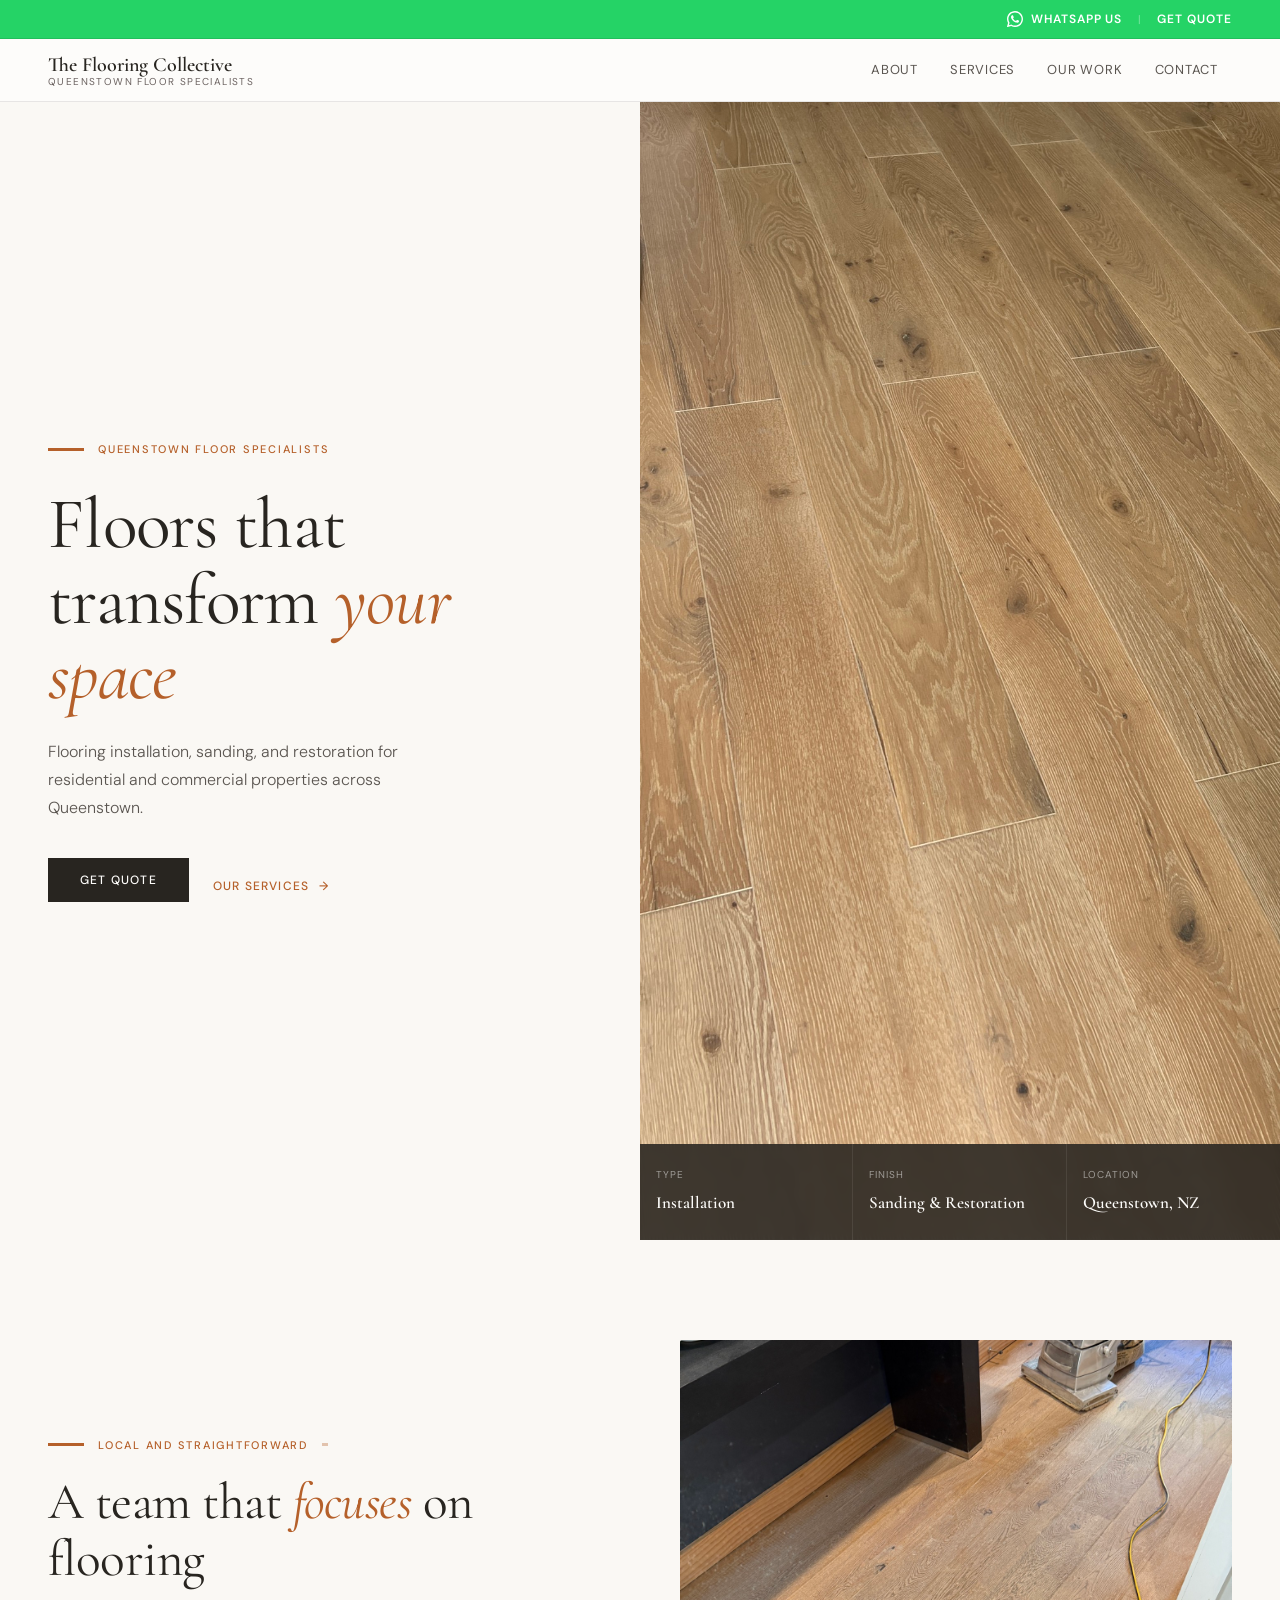
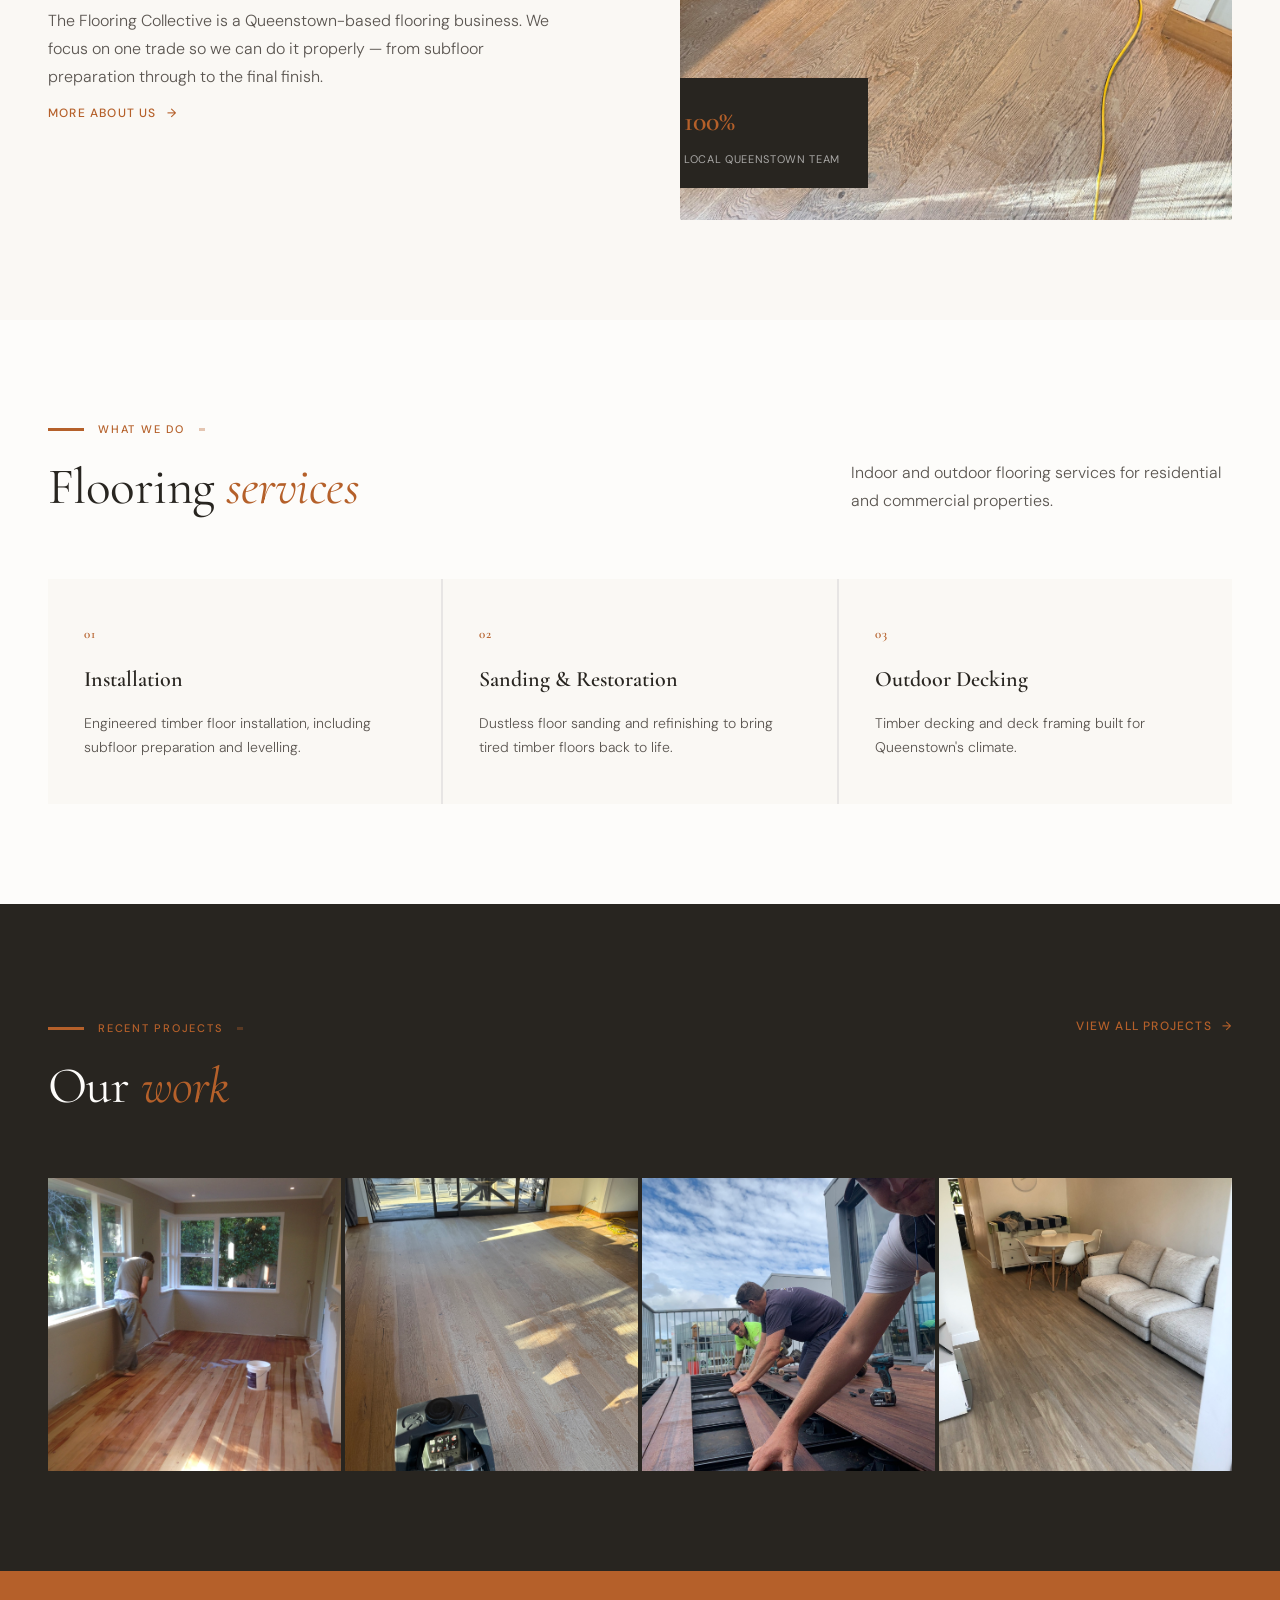
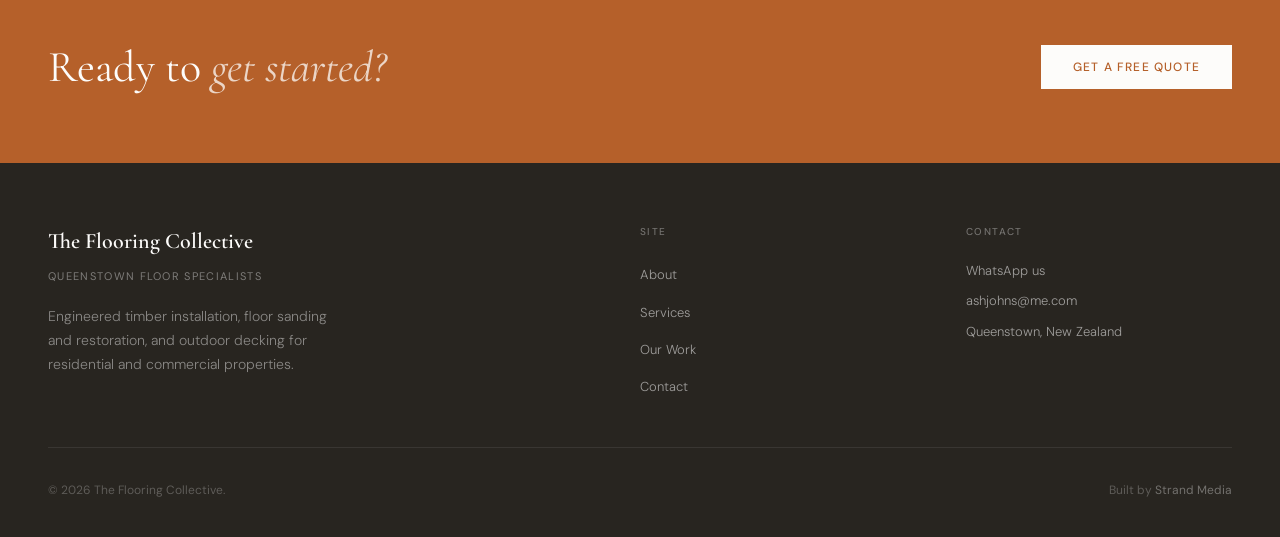
<file: index.html>
<!DOCTYPE html>
<html lang="en">
<head>
<meta charset="UTF-8">
<meta name="viewport" content="width=device-width, initial-scale=1.0">
<title>The Flooring Collective | Queenstown Floor Specialists</title>
<meta name="description" content="Engineered timber installation, floor sanding and restoration, and outdoor decking for residential and commercial properties in Queenstown.">
<meta property="og:title" content="The Flooring Collective | Queenstown Floor Specialists">
<meta property="og:description" content="Engineered timber installation, floor sanding and restoration, and outdoor decking for residential and commercial properties in Queenstown.">
<meta property="og:image" content="https://flooringcollective.co.nz/images/og-image.jpg">
<meta property="og:type" content="website">
<link rel="canonical" href="https://flooringcollective.co.nz/">
<link rel="preconnect" href="https://fonts.googleapis.com">
<link rel="preconnect" href="https://fonts.gstatic.com" crossorigin>
<link href="https://fonts.googleapis.com/css2?family=Cormorant+Garamond:ital,wght@0,400;0,600;1,400;1,600&family=DM+Sans:wght@300;400;500&display=swap" rel="stylesheet">
<link rel="stylesheet" href="css/style.css">
<style>
.hero-wrap { max-width: var(--max-w); margin: 0 auto; display: grid; grid-template-columns: 1fr 1fr; min-height: calc(100vh - 100px); }
.hero-left { display: flex; flex-direction: column; justify-content: center; padding: var(--space-lg) var(--pad); background: var(--linen); }
.hero-eyebrow { font-size: 11px; font-weight: 500; letter-spacing: 0.16em; text-transform: uppercase; color: var(--terra); margin-bottom: 28px; display: flex; align-items: center; gap: 14px; }
.hero-eyebrow::before { content: ''; width: 36px; height: 3px; background: var(--terra); display: block; }
.hero-title { font-family: var(--font-display); font-size: clamp(40px,6vw,72px); font-weight: 400; line-height: 1.05; color: var(--charcoal); letter-spacing: -0.01em; }
.hero-title em { font-style: italic; color: var(--terra); }
.hero-body { font-size: 16px; font-weight: 300; color: var(--mid); line-height: 1.75; max-width: 420px; margin-top: 24px; }
.hero-actions { display: flex; align-items: center; gap: 24px; margin-top: 36px; }
.hero-right { position: relative; background: var(--sand); overflow: hidden; }
.hero-right img { width: 100%; height: 100%; object-fit: cover; }
.hero-stats { position: absolute; bottom: 0; left: 0; right: 0; display: grid; grid-template-columns: 1fr 1fr 1fr; background: rgba(40,37,32,0.88); backdrop-filter: blur(4px); }
.hero-stat { padding: 22px 16px; border-right: 1px solid rgba(255,255,255,0.08); }
.hero-stat:last-child { border-right: none; }
.hero-stat-label { font-size: 10px; letter-spacing: 0.1em; text-transform: uppercase; color: rgba(255,255,255,0.5); margin-bottom: 6px; }
.hero-stat-val { font-family: var(--font-display); font-size: 17px; font-weight: 600; color: var(--warm-white); }

.about-grid { max-width: var(--max-w); margin: 0 auto; display: grid; grid-template-columns: 1fr 1fr; gap: 80px; align-items: center; }
.about-visual { position: relative; height: 480px; border-radius: 2px; overflow: hidden; }
.about-visual img { width: 100%; height: 100%; object-fit: cover; }
.about-pull { position: absolute; bottom: 32px; left: -24px; background: var(--charcoal); padding: 20px 28px; max-width: 220px; }
.about-pull-num { font-family: var(--font-display); font-size: 28px; font-weight: 600; color: var(--terra); }
.about-pull-label { font-size: 11px; color: rgba(255,255,255,0.6); letter-spacing: 0.06em; text-transform: uppercase; margin-top: 4px; }

.services-hdr { max-width: var(--max-w); margin: 0 auto var(--space-sm); display: grid; grid-template-columns: 2fr 1fr; gap: 40px; align-items: end; }
.services-inner { max-width: var(--max-w); margin: 0 auto; }
.cards { display: grid; grid-template-columns: repeat(3,1fr); gap: 2px; background: var(--border); margin-top: 12px; }
.card { background: var(--linen); padding: 44px 36px; transition: background 0.25s; }
.card:hover { background: var(--warm-white); }
.card-num { font-family: var(--font-display); font-size: 13px; font-weight: 600; color: var(--terra); letter-spacing: 0.08em; margin-bottom: 16px; }
.card-title { font-family: var(--font-display); font-size: 22px; font-weight: 600; color: var(--charcoal); margin-bottom: 12px; }
.card-desc { font-size: 14px; font-weight: 300; color: var(--mid); line-height: 1.75; }

.gal-prev { background: var(--charcoal); }
.gal-prev-hdr { max-width: var(--max-w); margin: 0 auto var(--space-sm); display: flex; align-items: baseline; justify-content: space-between; gap: 24px; flex-wrap: wrap; }
.gal-prev-hdr .section-title { color: var(--warm-white); }
.gal-grid { max-width: var(--max-w); margin: 0 auto; display: grid; grid-template-columns: repeat(4,1fr); gap: 4px; }
.gal-item { position: relative; aspect-ratio: 1; overflow: hidden; }
.gal-item img { width: 100%; height: 100%; object-fit: cover; transition: transform 0.4s; }
.gal-item:hover img { transform: scale(1.05); }
.gal-overlay { position: absolute; inset: 0; background: rgba(40,37,32,0); display: flex; align-items: flex-end; padding: 20px; transition: background 0.3s; }
.gal-item:hover .gal-overlay { background: rgba(40,37,32,0.55); }
.gal-label { font-size: 11px; letter-spacing: 0.1em; text-transform: uppercase; color: transparent; transition: color 0.3s; }
.gal-item:hover .gal-label { color: rgba(255,255,255,0.9); }

@media (max-width: 1024px) {
  .hero-wrap { grid-template-columns: 1fr; }
  .hero-right { min-height: 380px; }
  .about-grid { grid-template-columns: 1fr; gap: 48px; }
  .about-visual { height: 360px; }
  .services-hdr { grid-template-columns: 1fr; gap: 20px; }
  .cards { grid-template-columns: 1fr; }
  .gal-grid { grid-template-columns: repeat(2,1fr); }
}
@media (max-width: 768px) {
  .hero-actions { flex-direction: column; align-items: flex-start; gap: 16px; }
  .about-pull { left: 0; bottom: -20px; }
}
</style>
</head>
<body>
<a href="#main-content" class="skip-link">Skip to main content</a>

<!-- NAV: identical across all pages — edit all files when changing -->
<header class="site-header">
  <div class="topbar">
    <div class="topbar-inner">
      <a href="https://wa.me/64217546260?text=Flooring%20Enquiry" target="_blank" rel="noopener" class="topbar-link"><svg width="16" height="16" viewBox="0 0 24 24" fill="white"><path d="M17.472 14.382c-.297-.149-1.758-.867-2.03-.967-.273-.099-.471-.148-.67.15-.197.297-.767.966-.94 1.164-.173.199-.347.223-.644.075-.297-.15-1.255-.463-2.39-1.475-.883-.788-1.48-1.761-1.653-2.059-.173-.297-.018-.458.13-.606.134-.133.298-.347.446-.52.149-.174.198-.298.298-.497.099-.198.05-.371-.025-.52-.075-.149-.669-1.612-.916-2.207-.242-.579-.487-.5-.669-.51-.173-.008-.371-.01-.57-.01-.198 0-.52.074-.792.372-.272.297-1.04 1.016-1.04 2.479 0 1.462 1.065 2.875 1.213 3.074.149.198 2.096 3.2 5.077 4.487.709.306 1.262.489 1.694.625.712.227 1.36.195 1.871.118.571-.085 1.758-.719 2.006-1.413.248-.694.248-1.289.173-1.413-.074-.124-.272-.198-.57-.347z"/><path d="M12 0C5.373 0 0 5.373 0 12c0 2.127.558 4.126 1.533 5.862L.057 23.428a.5.5 0 0 0 .609.61l5.648-1.453A11.945 11.945 0 0 0 12 24c6.627 0 12-5.373 12-12S18.627 0 12 0zm0 21.894a9.877 9.877 0 0 1-5.031-1.378l-.36-.214-3.733.96.99-3.645-.235-.374A9.872 9.872 0 0 1 2.106 12C2.106 6.527 6.527 2.106 12 2.106c5.473 0 9.894 4.421 9.894 9.894 0 5.473-4.421 9.894-9.894 9.894z"/></svg>WhatsApp us</a>
      <span class="topbar-sep">|</span>
      <button onclick="openQuoteModal()" class="topbar-link">Get Quote</button>
    </div>
  </div>
  <div class="navbar">
    <div class="navbar-inner">
      <a href="index.html" class="nav-logo">
        <span class="nav-logo-main">The Flooring Collective</span>
        <span class="nav-logo-sub">Queenstown Floor Specialists</span>
      </a>
      <nav class="nav-links">
        <a href="about.html">About</a>
        <a href="services.html">Services</a>
        <a href="gallery.html">Our Work</a>
        <a href="contact.html">Contact</a>
      </nav>
      <button class="nav-burger" onclick="toggleNav()" id="navBurger" aria-label="Open menu">
        <span></span><span></span><span></span>
      </button>
    </div>
  </div>
  <div class="mobile-nav" id="mobileNav">
    <a href="about.html">About</a>
    <a href="services.html">Services</a>
    <a href="gallery.html">Our Work</a>
    <a href="contact.html">Contact</a>
  </div>
</header>

<main id="main-content">

<section aria-labelledby="hero-heading">
  <div class="hero-wrap">
    <div class="hero-left">
      <p class="hero-eyebrow">Queenstown Floor Specialists</p>
      <h1 class="hero-title" id="hero-heading">Floors that transform <em>your space</em></h1>
      <p class="hero-body">Flooring installation, sanding, and restoration for residential and commercial properties across Queenstown.</p>
      <div class="hero-actions">
        <button onclick="openQuoteModal()" class="btn btn-dark">Get Quote</button>
        <a href="services.html" class="about-link">Our Services</a>
      </div>
    </div>
    <div class="hero-right">
      <img src="images/hero.jpg" alt="Engineered timber floor installation Queenstown" loading="eager">
      <div class="hero-stats">
        <div class="hero-stat"><div class="hero-stat-label">Type</div><div class="hero-stat-val">Installation</div></div>
        <div class="hero-stat"><div class="hero-stat-label">Finish</div><div class="hero-stat-val">Sanding &amp; Restoration</div></div>
        <div class="hero-stat"><div class="hero-stat-label">Location</div><div class="hero-stat-val">Queenstown, NZ</div></div>
      </div>
    </div>
  </div>
</section>

<section class="section" aria-labelledby="about-heading">
  <div class="about-grid">
    <div class="fade-up">
      <p class="eyebrow">Local and straightforward</p>
      <h2 class="section-title" id="about-heading">A team that <em>focuses</em> on flooring</h2>
      <p class="section-body" style="margin-top:20px;">The Flooring Collective is a Queenstown-based flooring business. We focus on one trade so we can do it properly — from subfloor preparation through to the final finish.</p>
      <a href="about.html" class="about-link">More about us</a>
    </div>
    <div class="about-visual fade-up">
      <img src="images/about-main.jpg" alt="Floor sanding in progress, Queenstown" loading="lazy">
      <div class="about-pull">
        <div class="about-pull-num">100%</div>
        <div class="about-pull-label">Local Queenstown team</div>
      </div>
    </div>
  </div>
</section>

<section class="section" style="background:var(--warm-white);" aria-labelledby="services-heading">
  <div class="services-inner">
    <div class="services-hdr">
      <div class="fade-up">
        <p class="eyebrow">What we do</p>
        <h2 class="section-title" id="services-heading">Flooring <em>services</em></h2>
      </div>
      <p class="section-body fade-up">Indoor and outdoor flooring services for residential and commercial properties.</p>
    </div>
    <div class="cards">
      <article class="card fade-up">
        <p class="card-num">01</p>
        <h3 class="card-title">Installation</h3>
        <p class="card-desc">Engineered timber floor installation, including subfloor preparation and levelling.</p>
      </article>
      <article class="card fade-up">
        <p class="card-num">02</p>
        <h3 class="card-title">Sanding &amp; Restoration</h3>
        <p class="card-desc">Dustless floor sanding and refinishing to bring tired timber floors back to life.</p>
      </article>
      <article class="card fade-up">
        <p class="card-num">03</p>
        <h3 class="card-title">Outdoor Decking</h3>
        <p class="card-desc">Timber decking and deck framing built for Queenstown's climate.</p>
      </article>
    </div>
  </div>
</section>

<section class="section gal-prev" aria-labelledby="work-heading">
  <div class="gal-prev-hdr">
    <div class="fade-up">
      <p class="eyebrow" style="color:var(--terra);">Recent projects</p>
      <h2 class="section-title" id="work-heading">Our <em>work</em></h2>
    </div>
    <a href="gallery.html" class="about-link" style="color:var(--terra);">View all projects</a>
  </div>
  <div class="gal-grid">
    <a href="gallery.html" class="gal-item fade-up"><img src="images/gallery-timber-1.jpg" alt="Engineered timber installation Queenstown" loading="lazy"><div class="gal-overlay"><span class="gal-label">Installation</span></div></a>
    <a href="gallery.html" class="gal-item fade-up"><img src="images/gallery-sand-1.jpg" alt="Floor sanding and restoration Queenstown" loading="lazy"><div class="gal-overlay"><span class="gal-label">Restoration</span></div></a>
    <a href="gallery.html" class="gal-item fade-up"><img src="images/gallery-deck-1.jpg" alt="Timber decking Queenstown" loading="lazy"><div class="gal-overlay"><span class="gal-label">Decking</span></div></a>
    <a href="gallery.html" class="gal-item fade-up"><img src="images/gallery-lam-1.jpg" alt="Flooring project Queenstown" loading="lazy"><div class="gal-overlay"><span class="gal-label">Installation</span></div></a>
  </div>
</section>

</main>

<div class="cta-band">
  <div class="cta-band-inner">
    <h2 class="cta-band-title">Ready to <em>get started?</em></h2>
    <button onclick="openQuoteModal()" class="btn btn-light">Get a free quote</button>
  </div>
</div>

<footer>
  <div class="footer-inner">
    <div class="footer-top">
      <div>
        <div class="footer-logo-main">The Flooring Collective</div>
        <div class="footer-logo-sub">Queenstown Floor Specialists</div>
        <p class="footer-tagline">Engineered timber installation, floor sanding and restoration, and outdoor decking for residential and commercial properties.</p>
      </div>
      <div>
        <div class="footer-col-title">Site</div>
        <ul class="footer-links">
          <li><a href="about.html">About</a></li>
          <li><a href="services.html">Services</a></li>
          <li><a href="gallery.html">Our Work</a></li>
          <li><a href="contact.html">Contact</a></li>
        </ul>
      </div>
      <div>
        <div class="footer-col-title">Contact</div>
        <p class="footer-contact-item"><a href="https://wa.me/64217546260">WhatsApp us</a></p>
        <p class="footer-contact-item"><a href="mailto:ashjohns@me.com">ashjohns@me.com</a></p>
        <p class="footer-contact-item">Queenstown, New Zealand</p>
      </div>
    </div>
    <div class="footer-bottom">
      <p class="footer-copy">© 2026 The Flooring Collective.</p>
      <p class="footer-credit">Built by <a href="https://strandmedia.co.nz">Strand Media</a></p>
    </div>
  </div>
</footer>

<div class="modal-overlay" id="quoteModal" role="dialog" aria-modal="true" aria-labelledby="modalTitle">
  <div class="modal-box">
    <button class="modal-close" onclick="closeQuoteModal()" aria-label="Close">×</button>
    <h3 class="modal-title" id="modalTitle">Get a free quote</h3>
    <p class="modal-sub">Tell us a bit about your project and we'll get back to you.</p>
    <form id="quoteForm" action="https://formspree.io/f/xdavladk" method="POST" onsubmit="handleQuoteSubmit(event)">
      <div class="modal-form-row">
        <div class="modal-form-group">
          <label class="modal-form-label">Name</label>
          <input class="modal-form-input" type="text" name="name" required>
        </div>
        <div class="modal-form-group">
          <label class="modal-form-label">Phone</label>
          <input class="modal-form-input" type="tel" name="phone" required>
        </div>
      </div>
      <div class="modal-form-group">
        <label class="modal-form-label">Email</label>
        <input class="modal-form-input" type="email" name="email" required>
      </div>
      <div class="modal-form-group">
        <label class="modal-form-label">What do you need?</label>
        <textarea class="modal-form-input modal-form-textarea" name="message" placeholder="Tell us about your flooring project..."></textarea>
      </div>
      <button type="submit" class="btn btn-dark modal-submit">Send request</button>
      <p class="modal-fine">We'll respond within 1–2 business days.</p>
    </form>
    <div class="modal-success" id="modalSuccess">✓ Thanks — we'll be in touch soon.</div>
  </div>
</div>

<script src="js/shared.js"></script>
</body>
</html>
</file>
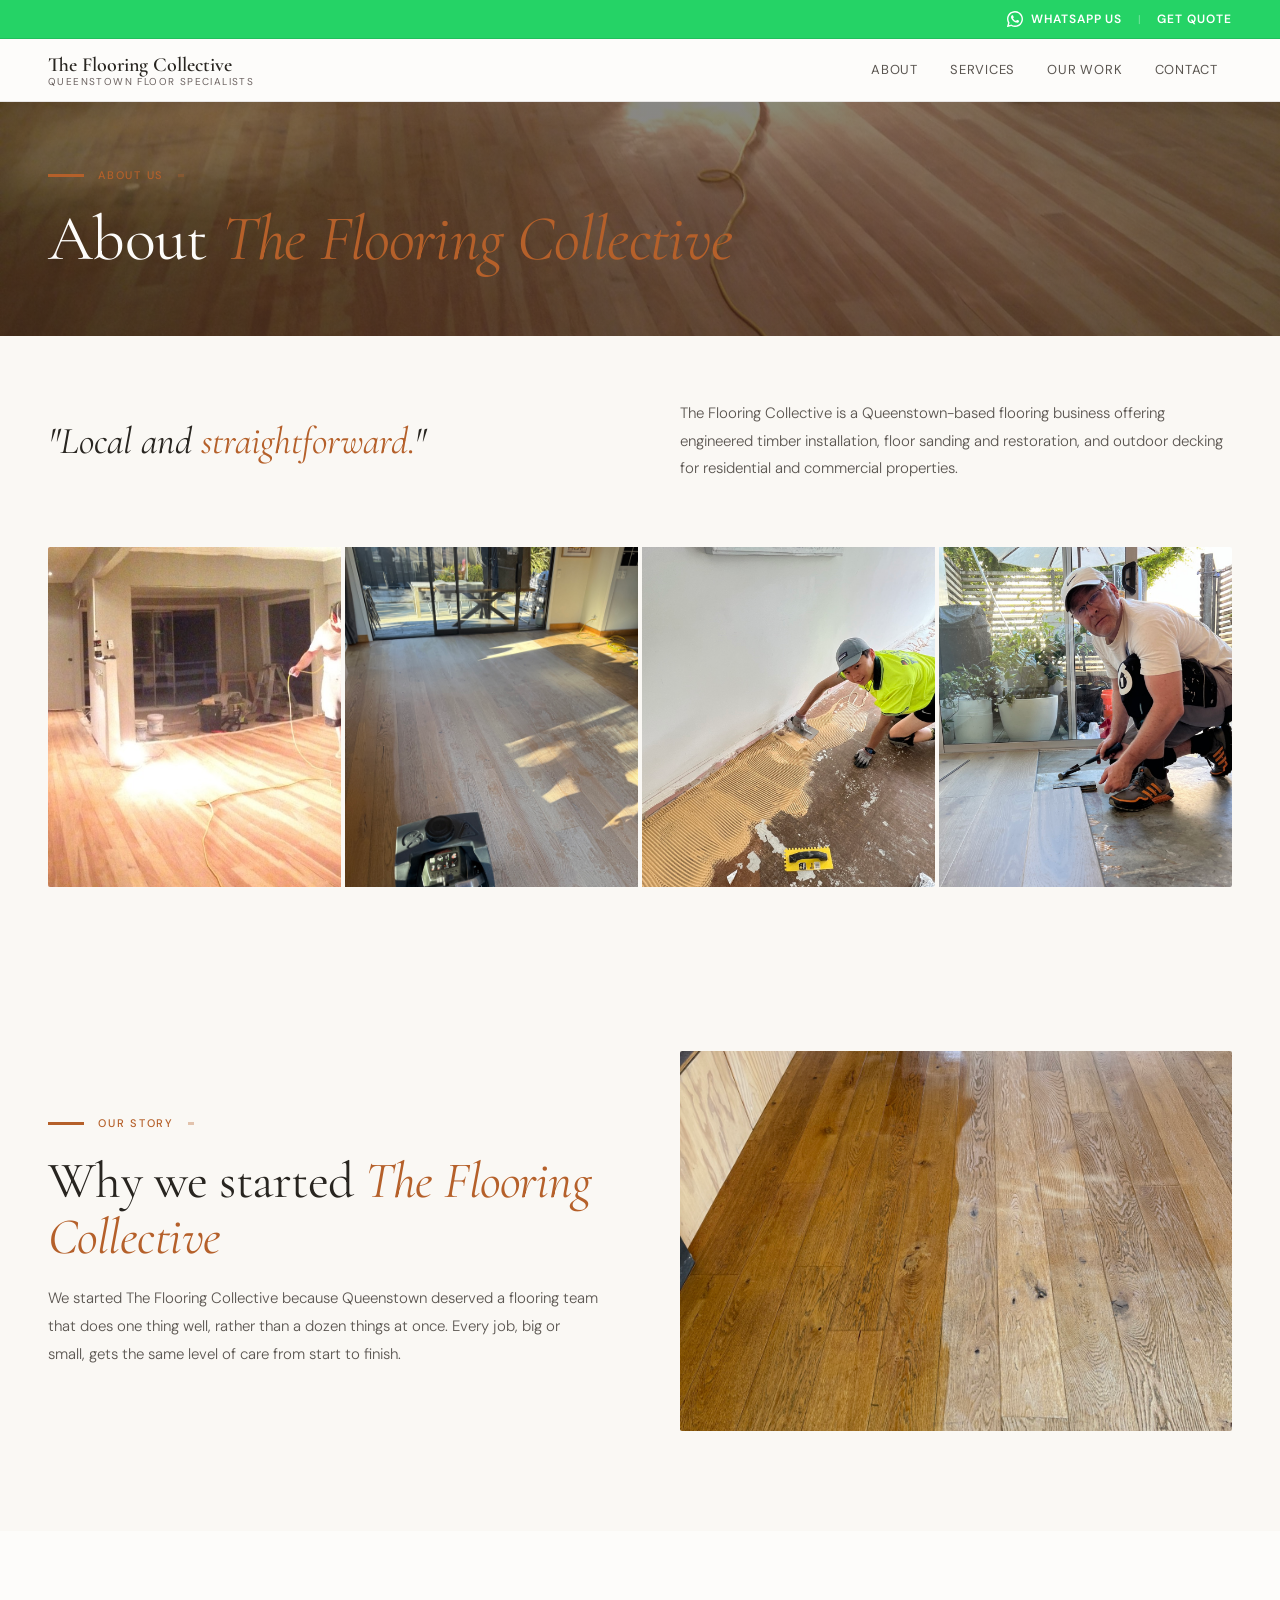
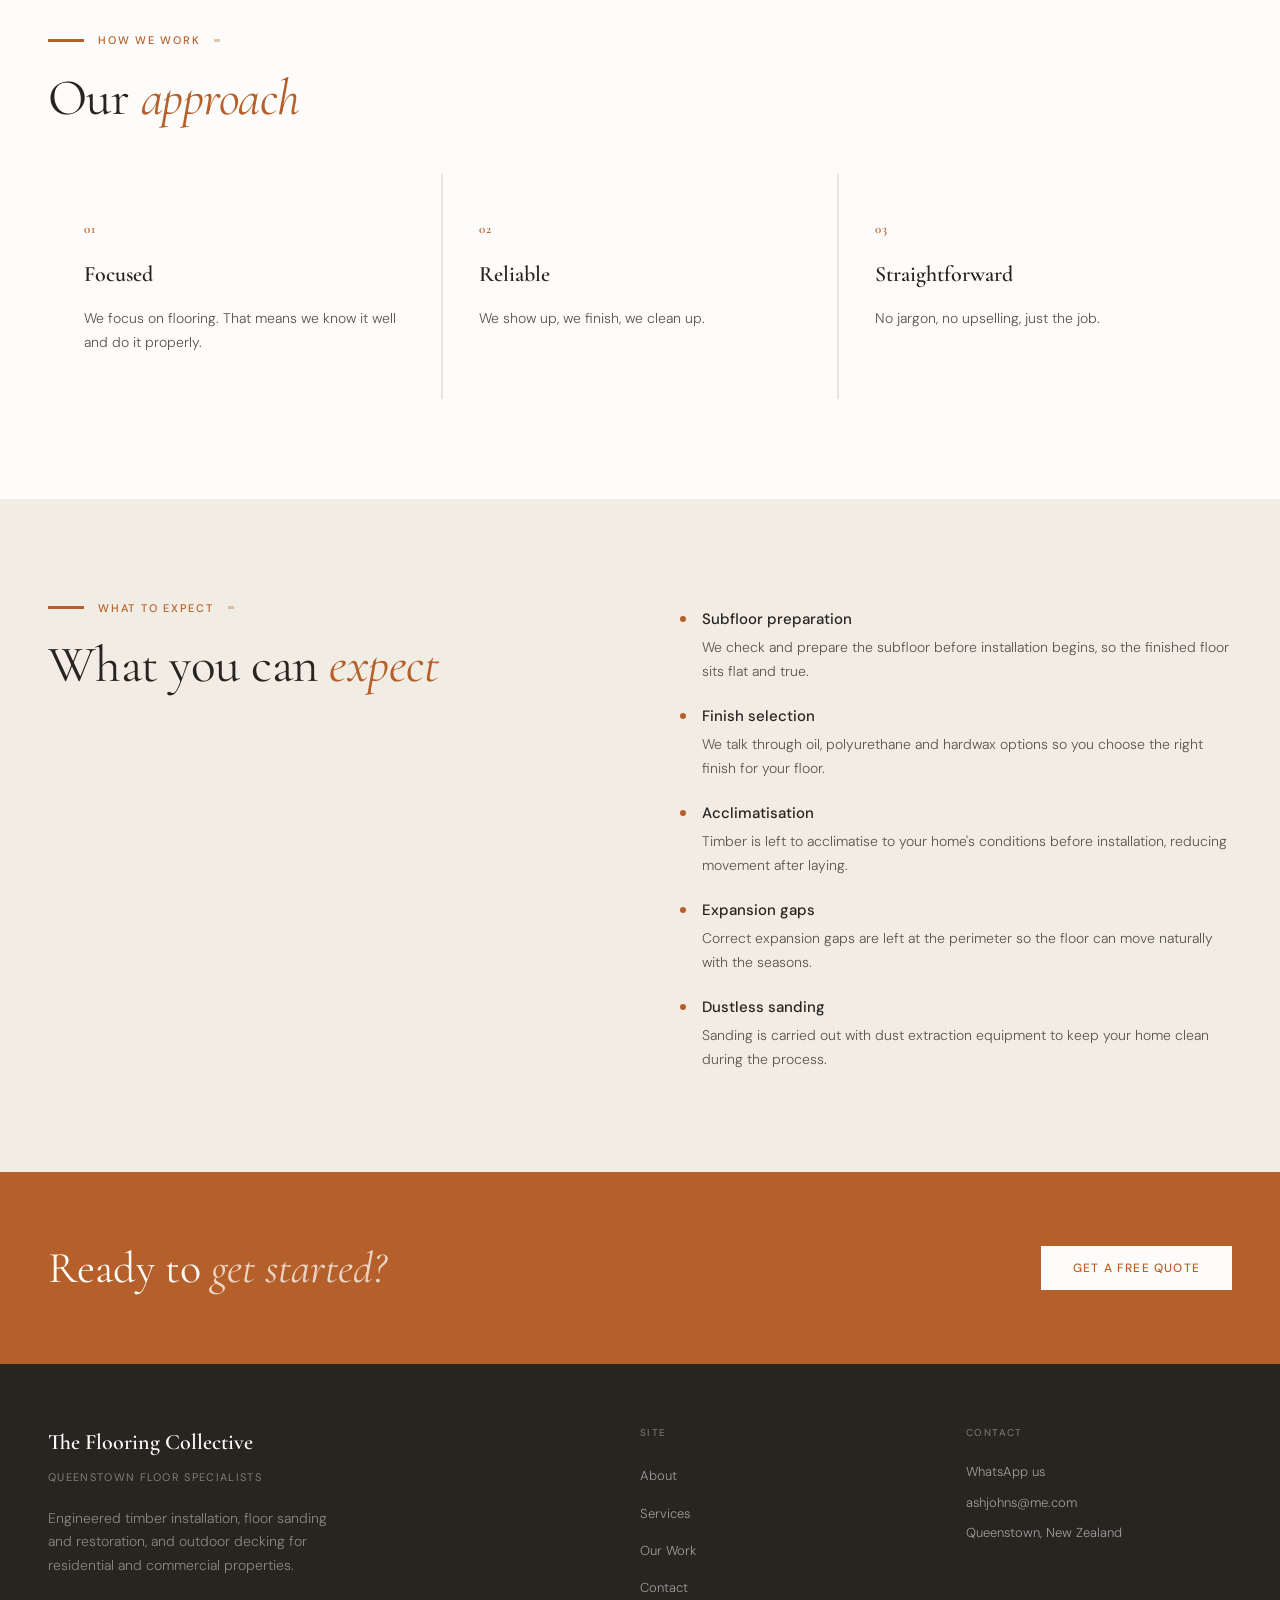
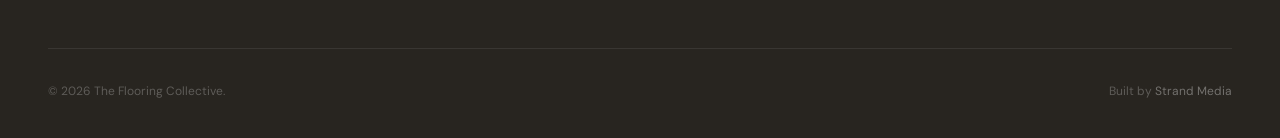
<file: about.html>
<!DOCTYPE html>
<html lang="en">
<head>
<meta charset="UTF-8">
<meta name="viewport" content="width=device-width, initial-scale=1.0">
<title>About — The Flooring Collective | Queenstown</title>
<meta name="description" content="Local, straightforward flooring specialists in Queenstown. Focused on flooring, reliable, and no upselling.">
<link rel="canonical" href="https://flooringcollective.co.nz/about.html">
<meta property="og:title" content="About — The Flooring Collective | Queenstown">
<meta property="og:description" content="Local, straightforward flooring specialists in Queenstown. Focused on flooring, reliable, and no upselling.">
<meta property="og:image" content="https://flooringcollective.co.nz/images/og-image.jpg">
<meta property="og:type" content="website">
<link rel="preconnect" href="https://fonts.googleapis.com">
<link rel="preconnect" href="https://fonts.gstatic.com" crossorigin>
<link href="https://fonts.googleapis.com/css2?family=Cormorant+Garamond:ital,wght@0,400;0,600;1,400;1,600&family=DM+Sans:wght@300;400;500&display=swap" rel="stylesheet">
<link rel="stylesheet" href="css/style.css">
<style>
.page-title { font-family: var(--font-display); font-size: clamp(40px,5vw,64px); font-weight: 400; line-height: 1.05; color: var(--charcoal); letter-spacing: -0.01em; }
.page-title em { font-style: italic; color: var(--terra); }

.intro-inner { max-width: var(--max-w); margin: 0 auto; display: grid; grid-template-columns: 1fr 1fr; gap: 80px; align-items: center; }
.intro-quote { font-family: var(--font-display); font-size: clamp(28px,3vw,38px); font-style: italic; color: var(--charcoal); line-height: 1.3; }
.intro-quote em { color: var(--terra); }
.intro-para { font-size: 15px; font-weight: 300; color: var(--mid); line-height: 1.85; }

.strip-wrap { max-width: var(--max-w); margin: 0 auto; padding: 0 var(--pad) var(--space-sm); }
.photo-strip { display: grid; grid-template-columns: repeat(4,1fr); gap: 4px; height: 340px; border-radius: 2px; overflow: hidden; }
.photo-strip img { width: 100%; height: 100%; object-fit: cover; }

.values-inner { max-width: var(--max-w); margin: 0 auto; }
.values-grid { display: grid; grid-template-columns: repeat(3,1fr); gap: 2px; background: var(--border); margin-top: 48px; }
.value-card { background: var(--warm-white); padding: 44px 36px; }
.value-num { font-family: var(--font-display); font-size: 13px; font-weight: 600; color: var(--terra); letter-spacing: 0.08em; margin-bottom: 16px; }
.value-name { font-family: var(--font-display); font-size: 22px; font-weight: 600; color: var(--charcoal); margin-bottom: 12px; }
.value-desc { font-size: 14px; font-weight: 300; color: var(--mid); line-height: 1.75; }

.expect-inner { max-width: var(--max-w); margin: 0 auto; display: grid; grid-template-columns: 1fr 1fr; gap: 80px; }
.expect-list { list-style: none; display: flex; flex-direction: column; gap: 20px; margin-top: 8px; }
.expect-list li { display: flex; align-items: flex-start; gap: 16px; }
.expect-list li::before { content: ''; width: 6px; height: 6px; border-radius: 50%; background: var(--terra); margin-top: 9px; flex-shrink: 0; }
.expect-item-title { font-size: 15px; font-weight: 500; color: var(--charcoal); margin-bottom: 4px; }
.expect-item-desc { font-size: 14px; font-weight: 300; color: var(--mid); line-height: 1.7; }

@media (max-width: 1024px) {
  .intro-inner { grid-template-columns: 1fr; gap: 36px; }
  .values-grid { grid-template-columns: 1fr; }
  .expect-inner { grid-template-columns: 1fr; gap: 40px; }
  .photo-strip { grid-template-columns: 1fr 1fr; height: auto; }
  .photo-strip img { height: 220px; }
}
</style>
</head>
<body>
<a href="#main-content" class="skip-link">Skip to main content</a>

<!-- NAV: identical across all pages — edit all files when changing -->
<header class="site-header">
  <div class="topbar">
    <div class="topbar-inner">
      <a href="https://wa.me/64217546260?text=Flooring%20Enquiry" target="_blank" rel="noopener" class="topbar-link"><svg width="16" height="16" viewBox="0 0 24 24" fill="white"><path d="M17.472 14.382c-.297-.149-1.758-.867-2.03-.967-.273-.099-.471-.148-.67.15-.197.297-.767.966-.94 1.164-.173.199-.347.223-.644.075-.297-.15-1.255-.463-2.39-1.475-.883-.788-1.48-1.761-1.653-2.059-.173-.297-.018-.458.13-.606.134-.133.298-.347.446-.52.149-.174.198-.298.298-.497.099-.198.05-.371-.025-.52-.075-.149-.669-1.612-.916-2.207-.242-.579-.487-.5-.669-.51-.173-.008-.371-.01-.57-.01-.198 0-.52.074-.792.372-.272.297-1.04 1.016-1.04 2.479 0 1.462 1.065 2.875 1.213 3.074.149.198 2.096 3.2 5.077 4.487.709.306 1.262.489 1.694.625.712.227 1.36.195 1.871.118.571-.085 1.758-.719 2.006-1.413.248-.694.248-1.289.173-1.413-.074-.124-.272-.198-.57-.347z"/><path d="M12 0C5.373 0 0 5.373 0 12c0 2.127.558 4.126 1.533 5.862L.057 23.428a.5.5 0 0 0 .609.61l5.648-1.453A11.945 11.945 0 0 0 12 24c6.627 0 12-5.373 12-12S18.627 0 12 0zm0 21.894a9.877 9.877 0 0 1-5.031-1.378l-.36-.214-3.733.96.99-3.645-.235-.374A9.872 9.872 0 0 1 2.106 12C2.106 6.527 6.527 2.106 12 2.106c5.473 0 9.894 4.421 9.894 9.894 0 5.473-4.421 9.894-9.894 9.894z"/></svg>WhatsApp us</a>
      <span class="topbar-sep">|</span>
      <button onclick="openQuoteModal()" class="topbar-link">Get Quote</button>
    </div>
  </div>
  <div class="navbar">
    <div class="navbar-inner">
      <a href="index.html" class="nav-logo">
        <span class="nav-logo-main">The Flooring Collective</span>
        <span class="nav-logo-sub">Queenstown Floor Specialists</span>
      </a>
      <nav class="nav-links">
        <a href="about.html">About</a>
        <a href="services.html">Services</a>
        <a href="gallery.html">Our Work</a>
        <a href="contact.html">Contact</a>
      </nav>
      <button class="nav-burger" onclick="toggleNav()" id="navBurger" aria-label="Open menu">
        <span></span><span></span><span></span>
      </button>
    </div>
  </div>
  <div class="mobile-nav" id="mobileNav">
    <a href="about.html">About</a>
    <a href="services.html">Services</a>
    <a href="gallery.html">Our Work</a>
    <a href="contact.html">Contact</a>
  </div>
</header>

<main id="main-content">

<div class="section-sm" aria-label="Page heading" style="background:linear-gradient(rgba(40,37,32,0.55),rgba(40,37,32,0.55)), url('images/about-hero.jpg') center/cover;">
  <div class="inner">
    <p class="eyebrow" style="color:var(--terra);">About us</p>
    <h1 class="page-title" style="color:var(--warm-white);">About <em>The Flooring Collective</em></h1>
  </div>
</div>

<section class="section-sm" aria-label="Introduction">
  <div class="intro-inner">
    <p class="intro-quote fade-up">"Local and <em>straightforward.</em>"</p>
    <p class="intro-para fade-up">The Flooring Collective is a Queenstown-based flooring business offering engineered timber installation, floor sanding and restoration, and outdoor decking for residential and commercial properties.</p>
  </div>
</section>

<div class="strip-wrap">
  <div class="photo-strip">
    <img src="images/strip-1.jpg" alt="Flooring project Queenstown" loading="lazy">
    <img src="images/strip-2.jpg" alt="Floor sanding in progress" loading="lazy">
    <img src="images/strip-3.jpg" alt="Flooring project Queenstown" loading="lazy">
    <img src="images/strip-4.jpg" alt="Flooring project Queenstown" loading="lazy">
  </div>
</div>

<section class="section" aria-labelledby="story-heading">
  <div class="intro-inner">
    <div class="fade-up">
      <p class="eyebrow">Our story</p>
      <h2 class="section-title" id="story-heading">Why we started <em>The Flooring Collective</em></h2>
      <p class="intro-para" style="margin-top:20px;">We started The Flooring Collective because Queenstown deserved a flooring team that does one thing well, rather than a dozen things at once. Every job, big or small, gets the same level of care from start to finish.</p>
    </div>
    <div class="fade-up" style="border-radius:2px;overflow:hidden;height:380px;">
      <img src="images/about-detail.jpg" alt="Flooring detail work Queenstown" loading="lazy" style="width:100%;height:100%;object-fit:cover;">
    </div>
  </div>
</section>

<section class="section" style="background:var(--warm-white);" aria-labelledby="values-heading">
  <div class="values-inner">
    <p class="eyebrow">How we work</p>
    <h2 class="section-title" id="values-heading">Our <em>approach</em></h2>
    <div class="values-grid">
      <article class="value-card fade-up">
        <p class="value-num">01</p>
        <h3 class="value-name">Focused</h3>
        <p class="value-desc">We focus on flooring. That means we know it well and do it properly.</p>
      </article>
      <article class="value-card fade-up">
        <p class="value-num">02</p>
        <h3 class="value-name">Reliable</h3>
        <p class="value-desc">We show up, we finish, we clean up.</p>
      </article>
      <article class="value-card fade-up">
        <p class="value-num">03</p>
        <h3 class="value-name">Straightforward</h3>
        <p class="value-desc">No jargon, no upselling, just the job.</p>
      </article>
    </div>
  </div>
</section>

<section class="section" style="background:var(--sand);" aria-labelledby="expect-heading">
  <div class="expect-inner">
    <div>
      <p class="eyebrow">What to expect</p>
      <h2 class="section-title" id="expect-heading">What you can <em>expect</em></h2>
    </div>
    <ul class="expect-list">
      <li><div><p class="expect-item-title">Subfloor preparation</p><p class="expect-item-desc">We check and prepare the subfloor before installation begins, so the finished floor sits flat and true.</p></div></li>
      <li><div><p class="expect-item-title">Finish selection</p><p class="expect-item-desc">We talk through oil, polyurethane and hardwax options so you choose the right finish for your floor.</p></div></li>
      <li><div><p class="expect-item-title">Acclimatisation</p><p class="expect-item-desc">Timber is left to acclimatise to your home's conditions before installation, reducing movement after laying.</p></div></li>
      <li><div><p class="expect-item-title">Expansion gaps</p><p class="expect-item-desc">Correct expansion gaps are left at the perimeter so the floor can move naturally with the seasons.</p></div></li>
      <li><div><p class="expect-item-title">Dustless sanding</p><p class="expect-item-desc">Sanding is carried out with dust extraction equipment to keep your home clean during the process.</p></div></li>
    </ul>
  </div>
</section>

</main>

<div class="cta-band">
  <div class="cta-band-inner">
    <h2 class="cta-band-title">Ready to <em>get started?</em></h2>
    <button onclick="openQuoteModal()" class="btn btn-light">Get a free quote</button>
  </div>
</div>

<footer>
  <div class="footer-inner">
    <div class="footer-top">
      <div>
        <div class="footer-logo-main">The Flooring Collective</div>
        <div class="footer-logo-sub">Queenstown Floor Specialists</div>
        <p class="footer-tagline">Engineered timber installation, floor sanding and restoration, and outdoor decking for residential and commercial properties.</p>
      </div>
      <div>
        <div class="footer-col-title">Site</div>
        <ul class="footer-links">
          <li><a href="about.html">About</a></li>
          <li><a href="services.html">Services</a></li>
          <li><a href="gallery.html">Our Work</a></li>
          <li><a href="contact.html">Contact</a></li>
        </ul>
      </div>
      <div>
        <div class="footer-col-title">Contact</div>
        <p class="footer-contact-item"><a href="https://wa.me/64217546260">WhatsApp us</a></p>
        <p class="footer-contact-item"><a href="mailto:ashjohns@me.com">ashjohns@me.com</a></p>
        <p class="footer-contact-item">Queenstown, New Zealand</p>
      </div>
    </div>
    <div class="footer-bottom">
      <p class="footer-copy">© 2026 The Flooring Collective.</p>
      <p class="footer-credit">Built by <a href="https://strandmedia.co.nz">Strand Media</a></p>
    </div>
  </div>
</footer>

<div class="modal-overlay" id="quoteModal" role="dialog" aria-modal="true" aria-labelledby="modalTitle">
  <div class="modal-box">
    <button class="modal-close" onclick="closeQuoteModal()" aria-label="Close">×</button>
    <h3 class="modal-title" id="modalTitle">Get a free quote</h3>
    <p class="modal-sub">Tell us a bit about your project and we'll get back to you.</p>
    <form id="quoteForm" action="https://formspree.io/f/xdavladk" method="POST" onsubmit="handleQuoteSubmit(event)">
      <div class="modal-form-row">
        <div class="modal-form-group">
          <label class="modal-form-label">Name</label>
          <input class="modal-form-input" type="text" name="name" required>
        </div>
        <div class="modal-form-group">
          <label class="modal-form-label">Phone</label>
          <input class="modal-form-input" type="tel" name="phone" required>
        </div>
      </div>
      <div class="modal-form-group">
        <label class="modal-form-label">Email</label>
        <input class="modal-form-input" type="email" name="email" required>
      </div>
      <div class="modal-form-group">
        <label class="modal-form-label">What do you need?</label>
        <textarea class="modal-form-input modal-form-textarea" name="message" placeholder="Tell us about your flooring project..."></textarea>
      </div>
      <button type="submit" class="btn btn-dark modal-submit">Send request</button>
      <p class="modal-fine">We'll respond within 1–2 business days.</p>
    </form>
    <div class="modal-success" id="modalSuccess">✓ Thanks — we'll be in touch soon.</div>
  </div>
</div>

<script src="js/shared.js"></script>
</body>
</html>
</file>
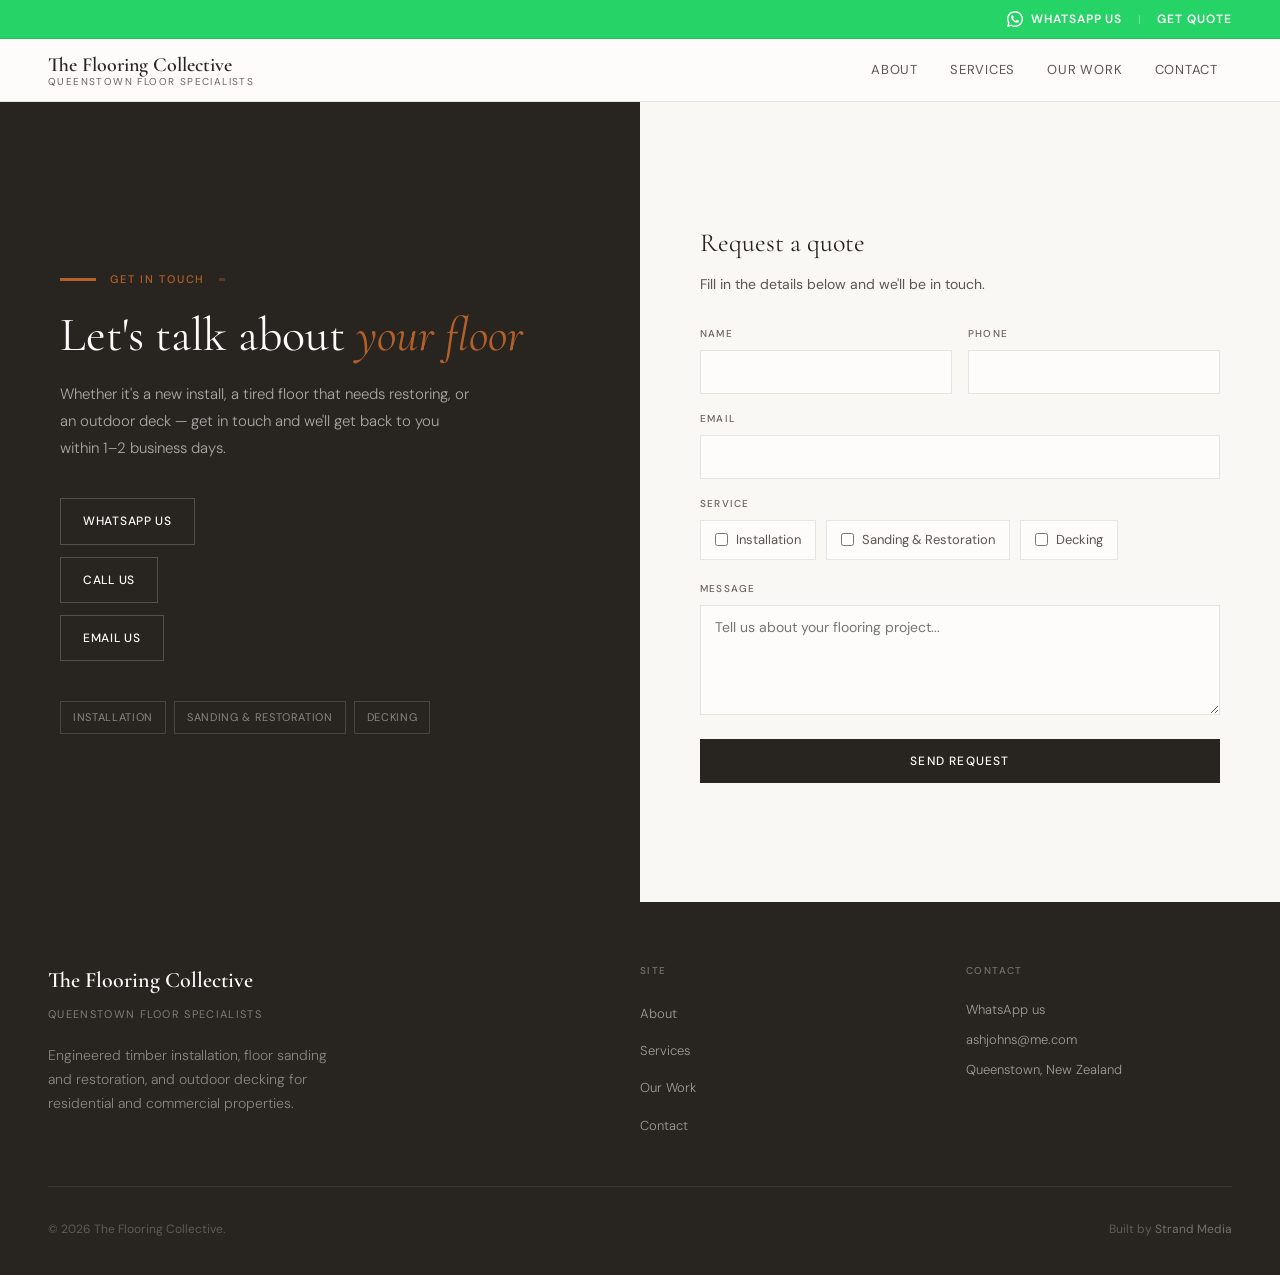
<file: contact.html>
<!DOCTYPE html>
<html lang="en">
<head>
<meta charset="UTF-8">
<meta name="viewport" content="width=device-width, initial-scale=1.0">
<title>Contact — The Flooring Collective | Queenstown</title>
<meta name="description" content="Get in touch with The Flooring Collective for a free quote on flooring installation, sanding and restoration, or decking in Queenstown.">
<link rel="canonical" href="https://flooringcollective.co.nz/contact.html">
<meta property="og:title" content="Contact — The Flooring Collective | Queenstown">
<meta property="og:description" content="Get in touch with The Flooring Collective for a free quote on flooring installation, sanding and restoration, or decking in Queenstown.">
<meta property="og:image" content="https://flooringcollective.co.nz/images/og-image.jpg">
<meta property="og:type" content="website">
<link rel="preconnect" href="https://fonts.googleapis.com">
<link rel="preconnect" href="https://fonts.gstatic.com" crossorigin>
<link href="https://fonts.googleapis.com/css2?family=Cormorant+Garamond:ital,wght@0,400;0,600;1,400;1,600&family=DM+Sans:wght@300;400;500&display=swap" rel="stylesheet">
<link rel="stylesheet" href="css/style.css">
<style>
.contact-grid { display: grid; grid-template-columns: 1fr 1fr; min-height: calc(100vh - 100px); }
.contact-left { background: var(--charcoal); padding: var(--space-lg) 60px; display: flex; flex-direction: column; justify-content: center; }
.contact-left .eyebrow { color: var(--terra); }
.contact-title { font-family: var(--font-display); font-size: clamp(32px,4vw,48px); font-weight: 400; color: var(--warm-white); line-height: 1.1; margin-bottom: 20px; }
.contact-title em { font-style: italic; color: var(--terra); }
.contact-body { font-size: 15px; font-weight: 300; color: rgba(255,255,255,0.6); line-height: 1.8; max-width: 420px; margin-bottom: 36px; }
.quick-actions { display: flex; flex-direction: column; gap: 12px; margin-bottom: 40px; }
.quick-btn { display: inline-flex; align-items: center; gap: 8px; font-size: 12px; font-weight: 500; letter-spacing: 0.06em; text-transform: uppercase; padding: 12px 22px; border: 1px solid rgba(255,255,255,0.2); color: var(--warm-white); transition: all 0.2s; width: fit-content; }
.quick-btn:hover { border-color: var(--terra); color: var(--terra); }
.service-tags { display: flex; gap: 8px; flex-wrap: wrap; }
.service-tag { font-size: 11px; letter-spacing: 0.06em; text-transform: uppercase; color: rgba(255,255,255,0.45); border: 1px solid rgba(255,255,255,0.15); padding: 6px 12px; }

.contact-right { background: var(--linen); padding: var(--space-lg) 60px; display: flex; flex-direction: column; justify-content: center; }
.contact-form-title { font-family: var(--font-display); font-size: 26px; font-weight: 400; color: var(--charcoal); margin-bottom: 8px; }
.contact-form-sub { font-size: 14px; color: var(--mid); margin-bottom: 28px; }
.cform-row { display: grid; grid-template-columns: 1fr 1fr; gap: 16px; }
.cform-group { margin-bottom: 16px; }
.cform-label { display: block; font-size: 10px; font-weight: 500; letter-spacing: 0.12em; text-transform: uppercase; color: var(--muted); margin-bottom: 8px; }
.cform-input { width: 100%; background: var(--warm-white); border: 1px solid var(--border); color: var(--charcoal); padding: 12px 14px; font-family: var(--font-body); font-size: 14px; outline: none; }
.cform-input:focus { border-color: var(--terra); }
.cform-textarea { resize: vertical; min-height: 110px; }
.svc-check-group { display: flex; gap: 10px; flex-wrap: wrap; margin-bottom: 20px; }
.svc-check-label { display: flex; align-items: center; gap: 8px; font-size: 13px; color: var(--mid); background: var(--warm-white); border: 1px solid var(--border); padding: 8px 14px; cursor: pointer; }
.cform-submit { width: 100%; justify-content: center; }
.cform-success { display: none; background: var(--sand); border-left: 3px solid var(--terra); padding: 16px 20px; margin-top: 16px; font-size: 14px; color: var(--charcoal); }

@media (max-width: 1024px) {
  .contact-grid { grid-template-columns: 1fr; }
  .contact-left, .contact-right { padding: var(--space-sm) var(--pad); }
  .cform-row { grid-template-columns: 1fr; }
}
</style>
</head>
<body>
<a href="#main-content" class="skip-link">Skip to main content</a>

<!-- NAV: identical across all pages — edit all files when changing -->
<header class="site-header">
  <div class="topbar">
    <div class="topbar-inner">
      <a href="https://wa.me/64217546260?text=Flooring%20Enquiry" target="_blank" rel="noopener" class="topbar-link"><svg width="16" height="16" viewBox="0 0 24 24" fill="white"><path d="M17.472 14.382c-.297-.149-1.758-.867-2.03-.967-.273-.099-.471-.148-.67.15-.197.297-.767.966-.94 1.164-.173.199-.347.223-.644.075-.297-.15-1.255-.463-2.39-1.475-.883-.788-1.48-1.761-1.653-2.059-.173-.297-.018-.458.13-.606.134-.133.298-.347.446-.52.149-.174.198-.298.298-.497.099-.198.05-.371-.025-.52-.075-.149-.669-1.612-.916-2.207-.242-.579-.487-.5-.669-.51-.173-.008-.371-.01-.57-.01-.198 0-.52.074-.792.372-.272.297-1.04 1.016-1.04 2.479 0 1.462 1.065 2.875 1.213 3.074.149.198 2.096 3.2 5.077 4.487.709.306 1.262.489 1.694.625.712.227 1.36.195 1.871.118.571-.085 1.758-.719 2.006-1.413.248-.694.248-1.289.173-1.413-.074-.124-.272-.198-.57-.347z"/><path d="M12 0C5.373 0 0 5.373 0 12c0 2.127.558 4.126 1.533 5.862L.057 23.428a.5.5 0 0 0 .609.61l5.648-1.453A11.945 11.945 0 0 0 12 24c6.627 0 12-5.373 12-12S18.627 0 12 0zm0 21.894a9.877 9.877 0 0 1-5.031-1.378l-.36-.214-3.733.96.99-3.645-.235-.374A9.872 9.872 0 0 1 2.106 12C2.106 6.527 6.527 2.106 12 2.106c5.473 0 9.894 4.421 9.894 9.894 0 5.473-4.421 9.894-9.894 9.894z"/></svg>WhatsApp us</a>
      <span class="topbar-sep">|</span>
      <button onclick="openQuoteModal()" class="topbar-link">Get Quote</button>
    </div>
  </div>
  <div class="navbar">
    <div class="navbar-inner">
      <a href="index.html" class="nav-logo">
        <span class="nav-logo-main">The Flooring Collective</span>
        <span class="nav-logo-sub">Queenstown Floor Specialists</span>
      </a>
      <nav class="nav-links">
        <a href="about.html">About</a>
        <a href="services.html">Services</a>
        <a href="gallery.html">Our Work</a>
        <a href="contact.html">Contact</a>
      </nav>
      <button class="nav-burger" onclick="toggleNav()" id="navBurger" aria-label="Open menu">
        <span></span><span></span><span></span>
      </button>
    </div>
  </div>
  <div class="mobile-nav" id="mobileNav">
    <a href="about.html">About</a>
    <a href="services.html">Services</a>
    <a href="gallery.html">Our Work</a>
    <a href="contact.html">Contact</a>
  </div>
</header>

<main id="main-content">
<div class="contact-grid">

  <div class="contact-left">
    <p class="eyebrow">Get in touch</p>
    <h1 class="contact-title">Let's talk about <em>your floor</em></h1>
    <p class="contact-body">Whether it's a new install, a tired floor that needs restoring, or an outdoor deck — get in touch and we'll get back to you within 1–2 business days.</p>
    <div class="quick-actions">
      <a href="https://wa.me/64217546260" class="quick-btn">WhatsApp us</a>
      <a href="tel:+64217546260" class="quick-btn">Call us</a>
      <a href="mailto:ashjohns@me.com" class="quick-btn">Email us</a>
    </div>
    <div class="service-tags">
      <span class="service-tag">Installation</span>
      <span class="service-tag">Sanding &amp; Restoration</span>
      <span class="service-tag">Decking</span>
    </div>
  </div>

  <div class="contact-right">
    <h2 class="contact-form-title">Request a quote</h2>
    <p class="contact-form-sub">Fill in the details below and we'll be in touch.</p>
    <form id="contactForm" action="https://formspree.io/f/xdavladk" method="POST" onsubmit="handleQuoteSubmit(event)">
      <div class="cform-row">
        <div class="cform-group">
          <label class="cform-label">Name</label>
          <input class="cform-input" type="text" name="name" required>
        </div>
        <div class="cform-group">
          <label class="cform-label">Phone</label>
          <input class="cform-input" type="tel" name="phone" required>
        </div>
      </div>
      <div class="cform-group">
        <label class="cform-label">Email</label>
        <input class="cform-input" type="email" name="email" required>
      </div>
      <div class="cform-group">
        <label class="cform-label">Service</label>
        <div class="svc-check-group">
          <label class="svc-check-label"><input type="checkbox" name="service" value="Installation"> Installation</label>
          <label class="svc-check-label"><input type="checkbox" name="service" value="Sanding & Restoration"> Sanding &amp; Restoration</label>
          <label class="svc-check-label"><input type="checkbox" name="service" value="Decking"> Decking</label>
        </div>
      </div>
      <div class="cform-group">
        <label class="cform-label">Message</label>
        <textarea class="cform-input cform-textarea" name="message" placeholder="Tell us about your flooring project..."></textarea>
      </div>
      <button type="submit" class="btn btn-dark cform-submit">Send request</button>
    </form>
    <div class="cform-success" id="modalSuccess">✓ Thanks — we'll be in touch soon.</div>
  </div>

</div>
</main>

<footer>
  <div class="footer-inner">
    <div class="footer-top">
      <div>
        <div class="footer-logo-main">The Flooring Collective</div>
        <div class="footer-logo-sub">Queenstown Floor Specialists</div>
        <p class="footer-tagline">Engineered timber installation, floor sanding and restoration, and outdoor decking for residential and commercial properties.</p>
      </div>
      <div>
        <div class="footer-col-title">Site</div>
        <ul class="footer-links">
          <li><a href="about.html">About</a></li>
          <li><a href="services.html">Services</a></li>
          <li><a href="gallery.html">Our Work</a></li>
          <li><a href="contact.html">Contact</a></li>
        </ul>
      </div>
      <div>
        <div class="footer-col-title">Contact</div>
        <p class="footer-contact-item"><a href="https://wa.me/64217546260">WhatsApp us</a></p>
        <p class="footer-contact-item"><a href="mailto:ashjohns@me.com">ashjohns@me.com</a></p>
        <p class="footer-contact-item">Queenstown, New Zealand</p>
      </div>
    </div>
    <div class="footer-bottom">
      <p class="footer-copy">© 2026 The Flooring Collective.</p>
      <p class="footer-credit">Built by <a href="https://strandmedia.co.nz">Strand Media</a></p>
    </div>
  </div>
</footer>

<script src="js/shared.js"></script>
</body>
</html>
</file>
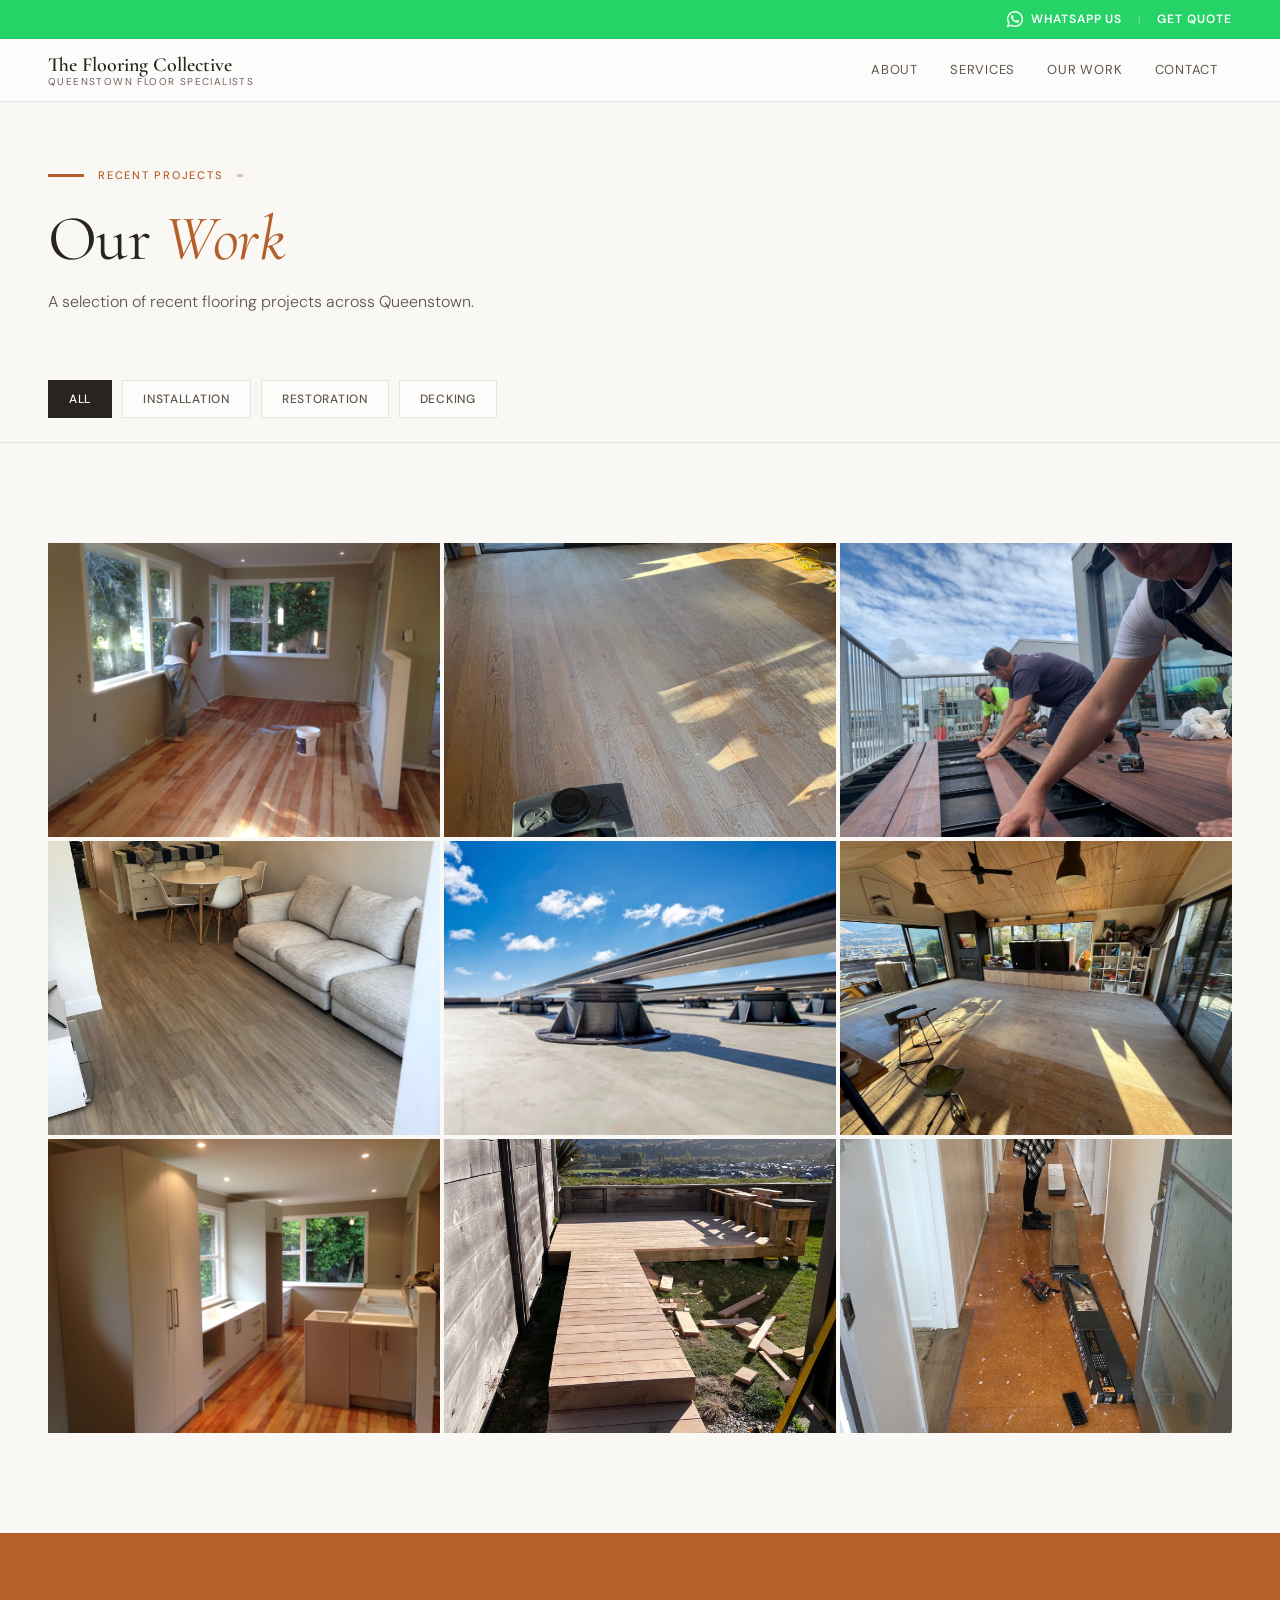
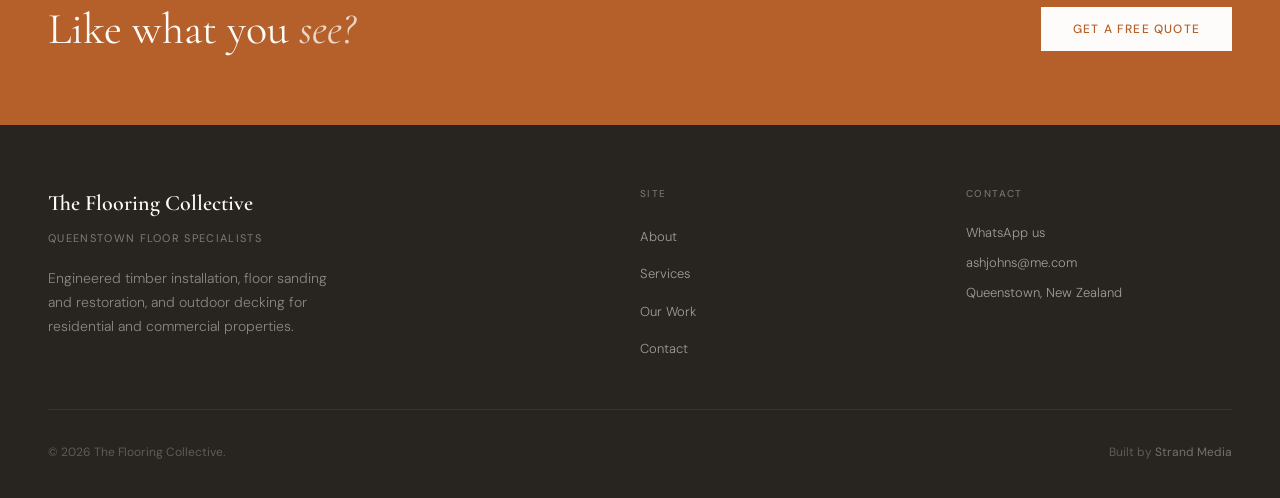
<file: gallery.html>
<!DOCTYPE html>
<html lang="en">
<head>
<meta charset="UTF-8">
<meta name="viewport" content="width=device-width, initial-scale=1.0">
<title>Our Work — The Flooring Collective | Queenstown</title>
<meta name="description" content="Recent flooring projects across Queenstown — engineered timber installation, floor sanding and restoration, and outdoor decking.">
<link rel="canonical" href="https://flooringcollective.co.nz/gallery.html">
<meta property="og:title" content="Our Work — The Flooring Collective | Queenstown">
<meta property="og:description" content="Recent flooring projects across Queenstown — engineered timber installation, floor sanding and restoration, and outdoor decking.">
<meta property="og:image" content="https://flooringcollective.co.nz/images/og-image.jpg">
<meta property="og:type" content="website">
<link rel="preconnect" href="https://fonts.googleapis.com">
<link rel="preconnect" href="https://fonts.gstatic.com" crossorigin>
<link href="https://fonts.googleapis.com/css2?family=Cormorant+Garamond:ital,wght@0,400;0,600;1,400;1,600&family=DM+Sans:wght@300;400;500&display=swap" rel="stylesheet">
<link rel="stylesheet" href="css/style.css">
<style>
.page-title { font-family: var(--font-display); font-size: clamp(40px,5vw,64px); font-weight: 400; line-height: 1.05; color: var(--charcoal); letter-spacing: -0.01em; }
.page-title em { font-style: italic; color: var(--terra); }
.page-body { font-size: 16px; font-weight: 300; color: var(--mid); line-height: 1.75; margin-top: 16px; }

.filter-bar { background: var(--linen); border-bottom: 1px solid var(--border); }
.filter-bar-inner { max-width: var(--max-w); margin: 0 auto; padding: 0 var(--pad) 24px; display: flex; gap: 10px; flex-wrap: wrap; }
.filter-btn { font-family: var(--font-body); font-size: 12px; font-weight: 500; letter-spacing: 0.06em; text-transform: uppercase; padding: 10px 20px; border: 1px solid var(--border); background: var(--warm-white); color: var(--mid); cursor: pointer; transition: all 0.2s; }
.filter-btn:hover { border-color: var(--terra); color: var(--terra); }
.filter-btn.active { background: var(--charcoal); color: var(--warm-white); border-color: var(--charcoal); }

.masonry { max-width: var(--max-w); margin: 0 auto; display: grid; grid-template-columns: repeat(3,1fr); gap: 4px; }
.m-item { position: relative; aspect-ratio: 4/3; overflow: hidden; }
.m-item img { width: 100%; height: 100%; object-fit: cover; transition: transform 0.4s; }
.m-item:hover img { transform: scale(1.05); }
.m-overlay { position: absolute; inset: 0; background: rgba(40,37,32,0); display: flex; align-items: flex-end; padding: 18px; transition: background 0.3s; }
.m-item:hover .m-overlay { background: rgba(40,37,32,0.55); }
.m-label { font-size: 11px; letter-spacing: 0.1em; text-transform: uppercase; color: transparent; transition: color 0.3s; }
.m-item:hover .m-label { color: rgba(255,255,255,0.9); }

@media (max-width: 1024px) { .masonry { grid-template-columns: repeat(2,1fr); } }
@media (max-width: 768px) { .filter-bar-inner { overflow-x: auto; flex-wrap: nowrap; padding: 0 var(--pad) 20px; } }
</style>
</head>
<body>
<a href="#main-content" class="skip-link">Skip to main content</a>

<!-- NAV: identical across all pages — edit all files when changing -->
<header class="site-header">
  <div class="topbar">
    <div class="topbar-inner">
      <a href="https://wa.me/64217546260?text=Flooring%20Enquiry" target="_blank" rel="noopener" class="topbar-link"><svg width="16" height="16" viewBox="0 0 24 24" fill="white"><path d="M17.472 14.382c-.297-.149-1.758-.867-2.03-.967-.273-.099-.471-.148-.67.15-.197.297-.767.966-.94 1.164-.173.199-.347.223-.644.075-.297-.15-1.255-.463-2.39-1.475-.883-.788-1.48-1.761-1.653-2.059-.173-.297-.018-.458.13-.606.134-.133.298-.347.446-.52.149-.174.198-.298.298-.497.099-.198.05-.371-.025-.52-.075-.149-.669-1.612-.916-2.207-.242-.579-.487-.5-.669-.51-.173-.008-.371-.01-.57-.01-.198 0-.52.074-.792.372-.272.297-1.04 1.016-1.04 2.479 0 1.462 1.065 2.875 1.213 3.074.149.198 2.096 3.2 5.077 4.487.709.306 1.262.489 1.694.625.712.227 1.36.195 1.871.118.571-.085 1.758-.719 2.006-1.413.248-.694.248-1.289.173-1.413-.074-.124-.272-.198-.57-.347z"/><path d="M12 0C5.373 0 0 5.373 0 12c0 2.127.558 4.126 1.533 5.862L.057 23.428a.5.5 0 0 0 .609.61l5.648-1.453A11.945 11.945 0 0 0 12 24c6.627 0 12-5.373 12-12S18.627 0 12 0zm0 21.894a9.877 9.877 0 0 1-5.031-1.378l-.36-.214-3.733.96.99-3.645-.235-.374A9.872 9.872 0 0 1 2.106 12C2.106 6.527 6.527 2.106 12 2.106c5.473 0 9.894 4.421 9.894 9.894 0 5.473-4.421 9.894-9.894 9.894z"/></svg>WhatsApp us</a>
      <span class="topbar-sep">|</span>
      <button onclick="openQuoteModal()" class="topbar-link">Get Quote</button>
    </div>
  </div>
  <div class="navbar">
    <div class="navbar-inner">
      <a href="index.html" class="nav-logo">
        <span class="nav-logo-main">The Flooring Collective</span>
        <span class="nav-logo-sub">Queenstown Floor Specialists</span>
      </a>
      <nav class="nav-links">
        <a href="about.html">About</a>
        <a href="services.html">Services</a>
        <a href="gallery.html">Our Work</a>
        <a href="contact.html">Contact</a>
      </nav>
      <button class="nav-burger" onclick="toggleNav()" id="navBurger" aria-label="Open menu">
        <span></span><span></span><span></span>
      </button>
    </div>
  </div>
  <div class="mobile-nav" id="mobileNav">
    <a href="about.html">About</a>
    <a href="services.html">Services</a>
    <a href="gallery.html">Our Work</a>
    <a href="contact.html">Contact</a>
  </div>
</header>

<main id="main-content">

<div class="section-sm" aria-label="Page heading">
  <div class="inner">
    <p class="eyebrow">Recent projects</p>
    <h1 class="page-title">Our <em>Work</em></h1>
    <p class="page-body">A selection of recent flooring projects across Queenstown.</p>
  </div>
</div>

<div class="filter-bar">
  <div class="filter-bar-inner" role="tablist" aria-label="Filter projects">
    <button class="filter-btn active">All</button>
    <button class="filter-btn">Installation</button>
    <button class="filter-btn">Restoration</button>
    <button class="filter-btn">Decking</button>
  </div>
</div>

<div class="section">
  <div class="masonry">
    <a href="#" class="m-item fade-up"><img src="images/gallery-timber-1.jpg" alt="Engineered timber installation Queenstown" loading="lazy"><div class="m-overlay"><span class="m-label">Installation</span></div></a>
    <a href="#" class="m-item fade-up"><img src="images/gallery-sand-1.jpg" alt="Floor sanding and restoration Queenstown" loading="lazy"><div class="m-overlay"><span class="m-label">Restoration</span></div></a>
    <a href="#" class="m-item fade-up"><img src="images/gallery-deck-1.jpg" alt="Timber decking Queenstown" loading="lazy"><div class="m-overlay"><span class="m-label">Decking</span></div></a>
    <a href="#" class="m-item fade-up"><img src="images/gallery-lam-1.jpg" alt="Laminate flooring Queenstown" loading="lazy"><div class="m-overlay"><span class="m-label">Installation</span></div></a>
    <a href="#" class="m-item fade-up"><img src="images/gallery-deck-2.jpg" alt="Timber decking Queenstown" loading="lazy"><div class="m-overlay"><span class="m-label">Decking</span></div></a>
    <a href="#" class="m-item fade-up"><img src="images/gallery-sand-2.jpg" alt="Floor sanding and restoration Queenstown" loading="lazy"><div class="m-overlay"><span class="m-label">Restoration</span></div></a>
    <a href="#" class="m-item fade-up"><img src="images/gallery-timber-2.jpg" alt="Engineered timber installation Queenstown" loading="lazy"><div class="m-overlay"><span class="m-label">Installation</span></div></a>
    <a href="#" class="m-item fade-up"><img src="images/gallery-deck-3.jpg" alt="Timber decking Queenstown" loading="lazy"><div class="m-overlay"><span class="m-label">Decking</span></div></a>
    <a href="#" class="m-item fade-up"><img src="images/gallery-repair-1.jpg" alt="Floor repair Queenstown" loading="lazy"><div class="m-overlay"><span class="m-label">Restoration</span></div></a>
  </div>
</div>

</main>

<div class="cta-band">
  <div class="cta-band-inner">
    <h2 class="cta-band-title">Like what you <em>see?</em></h2>
    <button onclick="openQuoteModal()" class="btn btn-light">Get a free quote</button>
  </div>
</div>

<footer>
  <div class="footer-inner">
    <div class="footer-top">
      <div>
        <div class="footer-logo-main">The Flooring Collective</div>
        <div class="footer-logo-sub">Queenstown Floor Specialists</div>
        <p class="footer-tagline">Engineered timber installation, floor sanding and restoration, and outdoor decking for residential and commercial properties.</p>
      </div>
      <div>
        <div class="footer-col-title">Site</div>
        <ul class="footer-links">
          <li><a href="about.html">About</a></li>
          <li><a href="services.html">Services</a></li>
          <li><a href="gallery.html">Our Work</a></li>
          <li><a href="contact.html">Contact</a></li>
        </ul>
      </div>
      <div>
        <div class="footer-col-title">Contact</div>
        <p class="footer-contact-item"><a href="https://wa.me/64217546260">WhatsApp us</a></p>
        <p class="footer-contact-item"><a href="mailto:ashjohns@me.com">ashjohns@me.com</a></p>
        <p class="footer-contact-item">Queenstown, New Zealand</p>
      </div>
    </div>
    <div class="footer-bottom">
      <p class="footer-copy">© 2026 The Flooring Collective.</p>
      <p class="footer-credit">Built by <a href="https://strandmedia.co.nz">Strand Media</a></p>
    </div>
  </div>
</footer>

<div class="modal-overlay" id="quoteModal" role="dialog" aria-modal="true" aria-labelledby="modalTitle">
  <div class="modal-box">
    <button class="modal-close" onclick="closeQuoteModal()" aria-label="Close">×</button>
    <h3 class="modal-title" id="modalTitle">Get a free quote</h3>
    <p class="modal-sub">Tell us a bit about your project and we'll get back to you.</p>
    <form id="quoteForm" action="https://formspree.io/f/xdavladk" method="POST" onsubmit="handleQuoteSubmit(event)">
      <div class="modal-form-row">
        <div class="modal-form-group">
          <label class="modal-form-label">Name</label>
          <input class="modal-form-input" type="text" name="name" required>
        </div>
        <div class="modal-form-group">
          <label class="modal-form-label">Phone</label>
          <input class="modal-form-input" type="tel" name="phone" required>
        </div>
      </div>
      <div class="modal-form-group">
        <label class="modal-form-label">Email</label>
        <input class="modal-form-input" type="email" name="email" required>
      </div>
      <div class="modal-form-group">
        <label class="modal-form-label">What do you need?</label>
        <textarea class="modal-form-input modal-form-textarea" name="message" placeholder="Tell us about your flooring project..."></textarea>
      </div>
      <button type="submit" class="btn btn-dark modal-submit">Send request</button>
      <p class="modal-fine">We'll respond within 1–2 business days.</p>
    </form>
    <div class="modal-success" id="modalSuccess">✓ Thanks — we'll be in touch soon.</div>
  </div>
</div>

<script src="js/shared.js"></script>
</body>
</html>
</file>
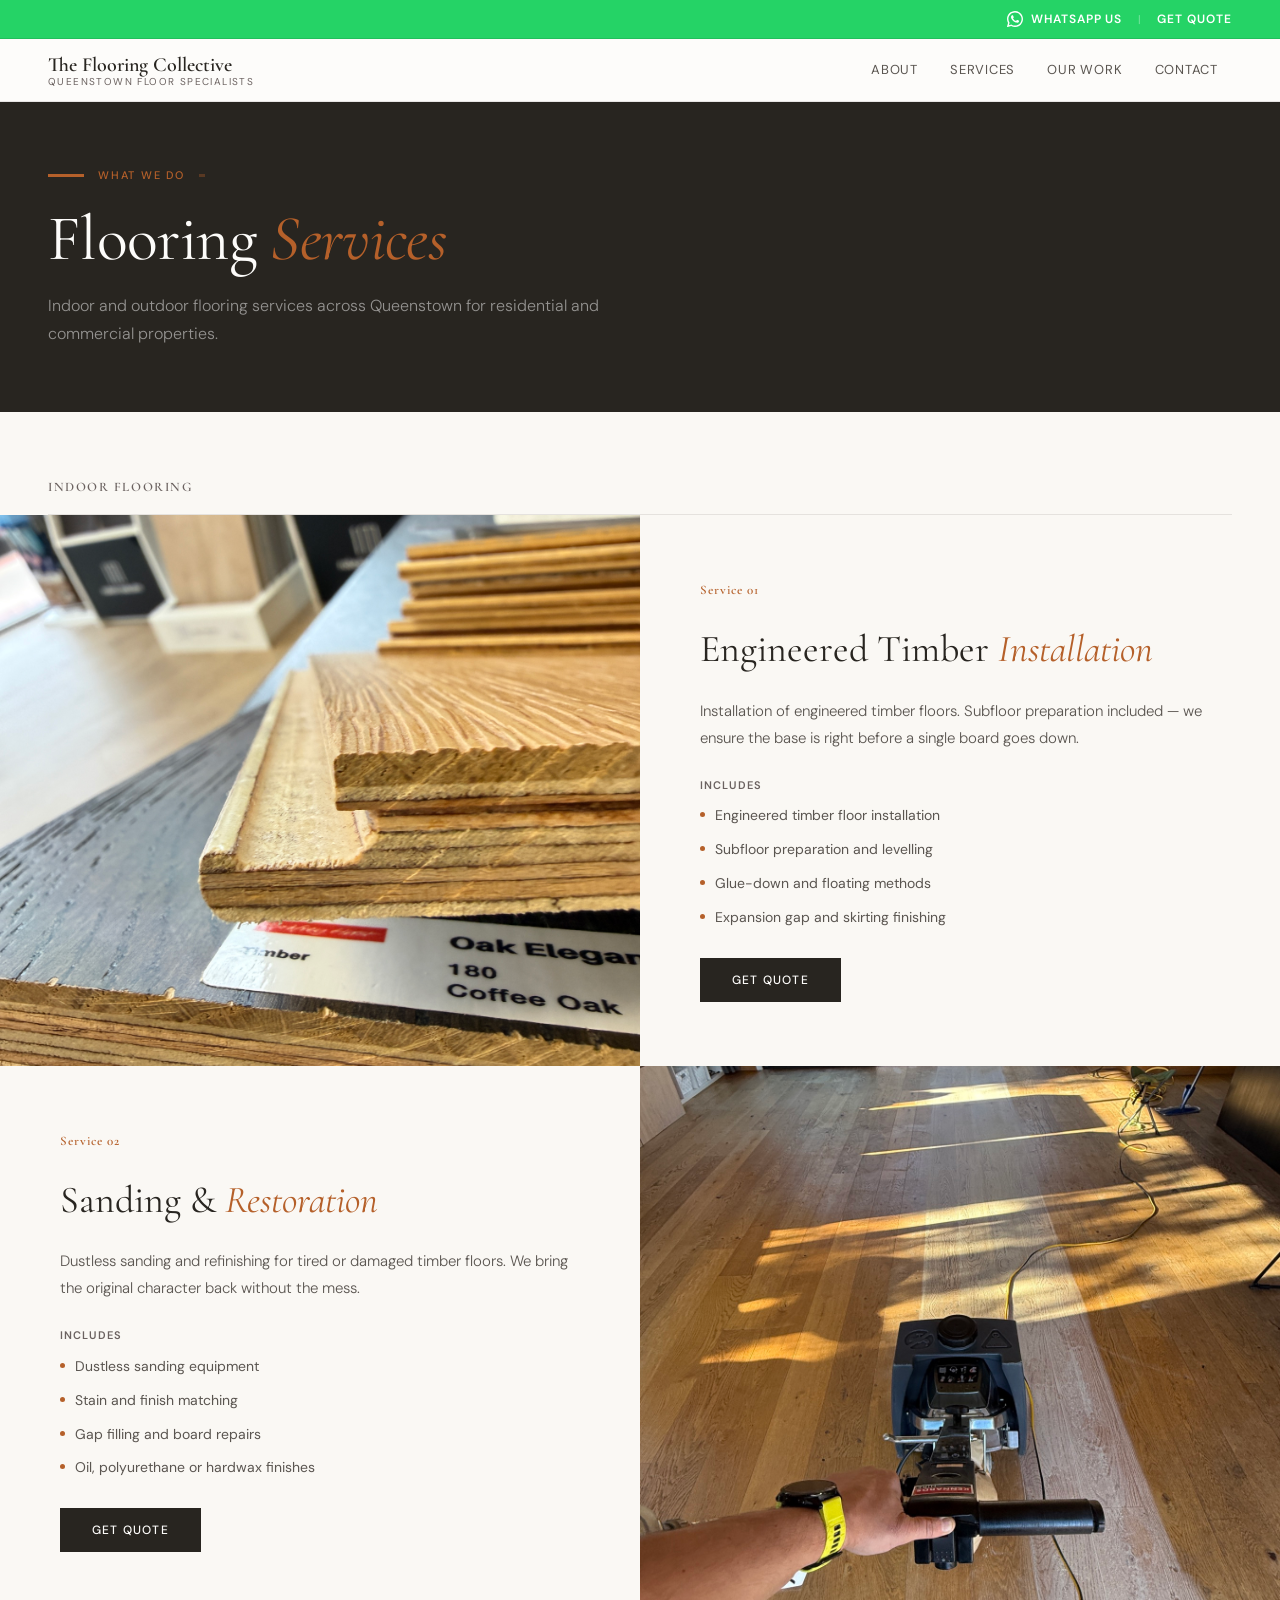
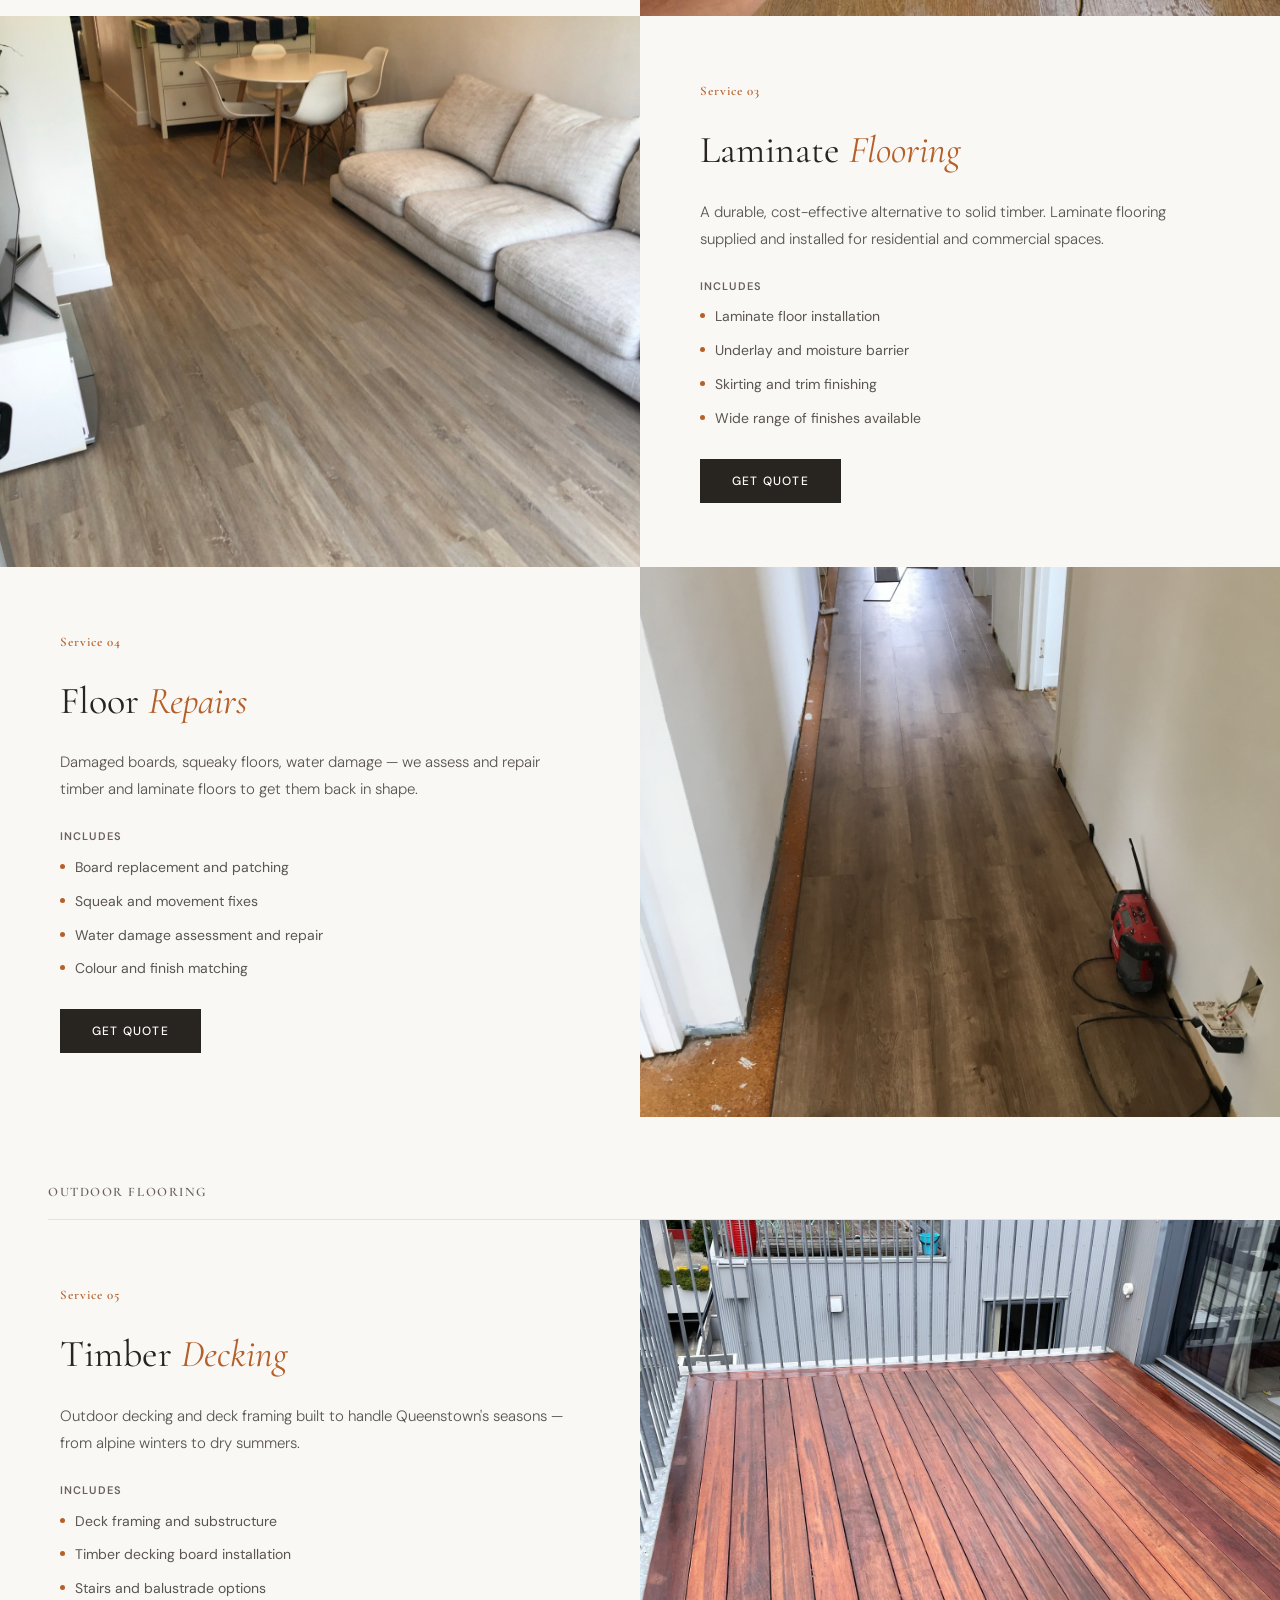
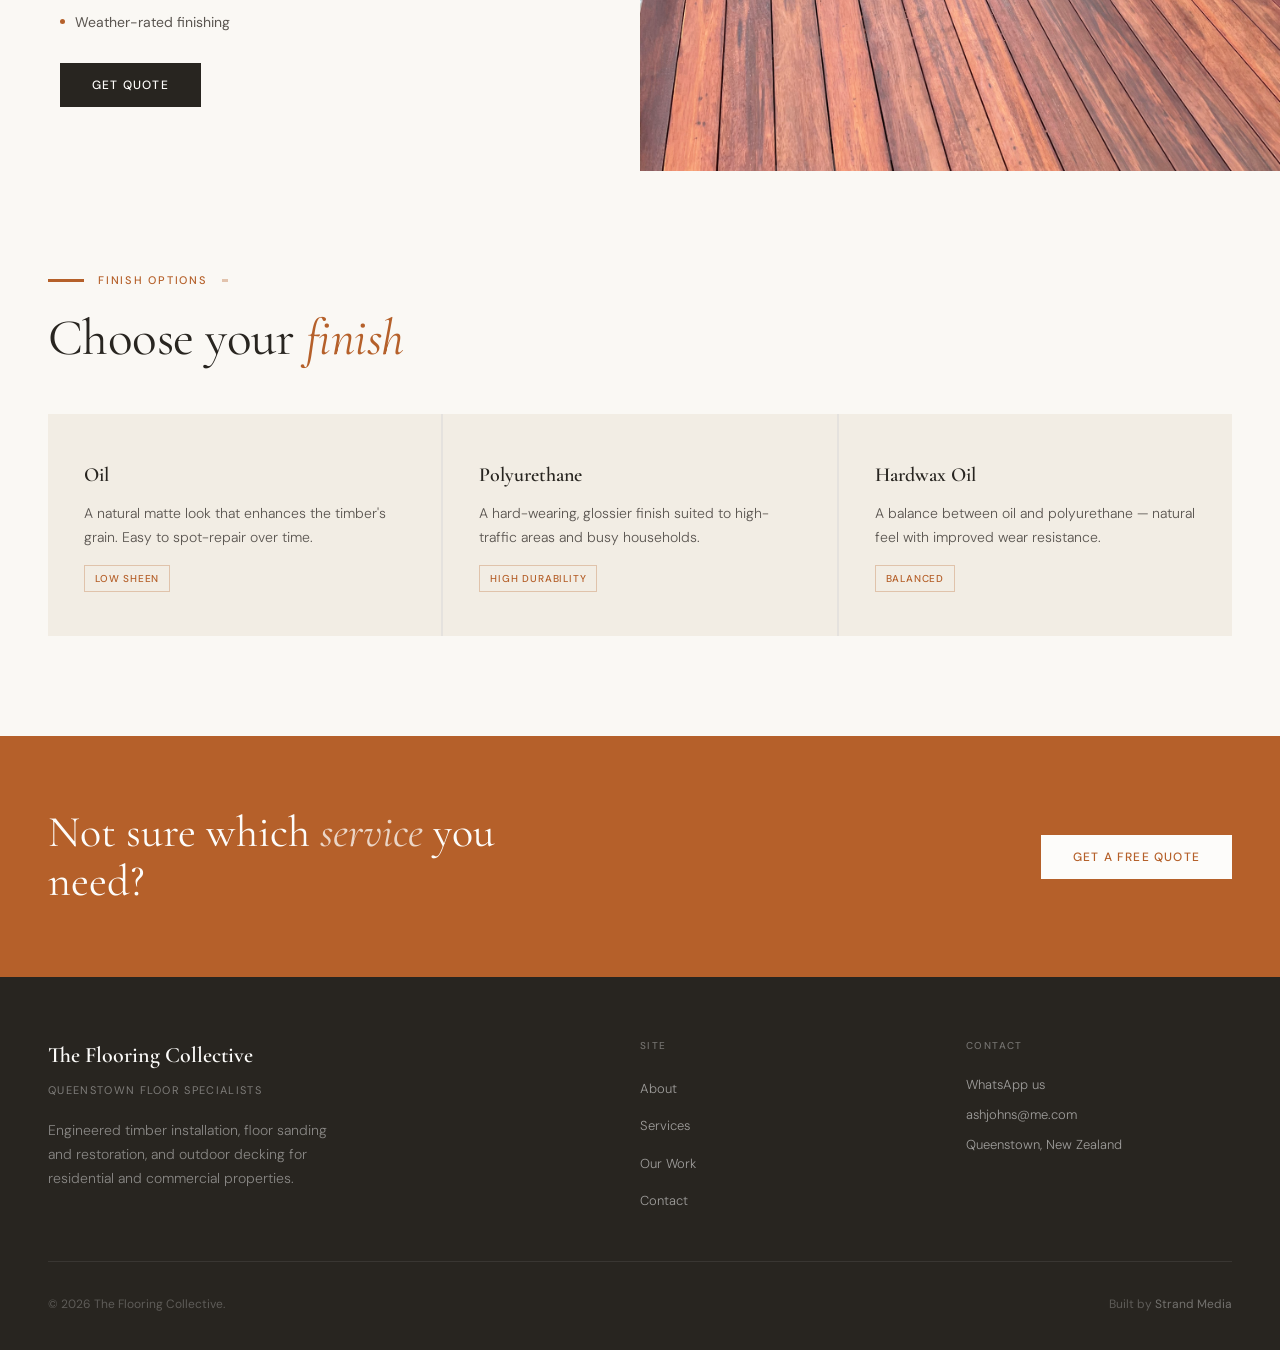
<file: services.html>
<!DOCTYPE html>
<html lang="en">
<head>
<meta charset="UTF-8">
<meta name="viewport" content="width=device-width, initial-scale=1.0">
<title>Services — The Flooring Collective | Queenstown</title>
<meta name="description" content="Indoor and outdoor flooring services across Queenstown — installation, sanding, repairs, laminate flooring and timber decking.">
<link rel="canonical" href="https://flooringcollective.co.nz/services.html">
<meta property="og:title" content="Services — The Flooring Collective | Queenstown">
<meta property="og:description" content="Indoor and outdoor flooring services across Queenstown — installation, sanding, repairs, laminate flooring and timber decking.">
<meta property="og:image" content="https://flooringcollective.co.nz/images/og-image.jpg">
<meta property="og:type" content="website">
<link rel="preconnect" href="https://fonts.googleapis.com">
<link rel="preconnect" href="https://fonts.gstatic.com" crossorigin>
<link href="https://fonts.googleapis.com/css2?family=Cormorant+Garamond:ital,wght@0,400;0,600;1,400;1,600&family=DM+Sans:wght@300;400;500&display=swap" rel="stylesheet">
<link rel="stylesheet" href="css/style.css">
<style>
.page-hero { background: var(--charcoal); }
.page-title { font-family: var(--font-display); font-size: clamp(40px,5vw,64px); font-weight: 400; line-height: 1.05; color: var(--warm-white); letter-spacing: -0.01em; }
.page-title em { font-style: italic; color: var(--terra); }
.page-body { font-size: 16px; font-weight: 300; color: rgba(255,255,255,0.5); line-height: 1.75; margin-top: 20px; max-width: 560px; }
.page-hero .eyebrow { color: var(--terra); }

.divider-inner { max-width: var(--max-w); margin: 0 auto; border-bottom: 1px solid var(--border); padding-bottom: 16px; }
.divider-label { font-family: var(--font-display); font-size: 13px; font-weight: 600; letter-spacing: 0.12em; text-transform: uppercase; color: var(--muted); }

.svc-row { max-width: var(--max-w); margin: 0 auto; display: grid; grid-template-columns: 1fr 1fr; align-items: stretch; }
.svc-row:nth-child(even) .svc-img { order: 2; }
.svc-img { position: relative; min-height: 420px; }
.svc-img img { width: 100%; height: 100%; object-fit: cover; position: absolute; inset: 0; }
.svc-content { padding: var(--space-sm) 60px; display: flex; flex-direction: column; justify-content: center; }
.svc-tag { font-family: var(--font-display); font-size: 13px; font-weight: 600; color: var(--terra); letter-spacing: 0.08em; margin-bottom: 16px; }
.svc-title { font-family: var(--font-display); font-size: clamp(28px,3vw,38px); font-weight: 400; color: var(--charcoal); margin-bottom: 16px; }
.svc-title em { font-style: italic; color: var(--terra); }
.svc-desc { font-size: 15px; font-weight: 300; color: var(--mid); line-height: 1.8; margin-bottom: 24px; }
.svc-list { list-style: none; display: flex; flex-direction: column; gap: 10px; margin-bottom: 28px; }
.svc-list li { font-size: 14px; color: var(--mid); display: flex; align-items: flex-start; gap: 10px; }
.svc-list li::before { content: ''; width: 5px; height: 5px; border-radius: 50%; background: var(--terra); margin-top: 8px; flex-shrink: 0; }
.svc-list-title { font-size: 11px; font-weight: 600; letter-spacing: 0.1em; text-transform: uppercase; color: var(--muted); margin-bottom: 10px; }

.finishes-inner { max-width: var(--max-w); margin: 0 auto; }
.finishes-grid { display: grid; grid-template-columns: repeat(3,1fr); gap: 2px; background: var(--border); margin-top: 48px; }
.finish-card { background: var(--sand); padding: 44px 36px; }
.finish-title { font-family: var(--font-display); font-size: 20px; font-weight: 600; color: var(--charcoal); margin-bottom: 10px; }
.finish-desc { font-size: 14px; font-weight: 300; color: var(--mid); line-height: 1.7; }
.finish-tag { display: inline-block; margin-top: 16px; font-size: 10px; font-weight: 500; letter-spacing: 0.08em; text-transform: uppercase; color: var(--terra); border: 1px solid rgba(181,96,42,0.3); padding: 4px 10px; }

@media (max-width: 1024px) {
  .svc-row { grid-template-columns: 1fr; }
  .svc-row:nth-child(even) .svc-img { order: 0; }
  .svc-img { min-height: 280px; }
  .svc-content { padding: 48px var(--pad); }
  .finishes-grid { grid-template-columns: 1fr; }
}
</style>
</head>
<body>
<a href="#main-content" class="skip-link">Skip to main content</a>

<!-- NAV: identical across all pages — edit all files when changing -->
<header class="site-header">
  <div class="topbar">
    <div class="topbar-inner">
      <a href="https://wa.me/64217546260?text=Flooring%20Enquiry" target="_blank" rel="noopener" class="topbar-link"><svg width="16" height="16" viewBox="0 0 24 24" fill="white"><path d="M17.472 14.382c-.297-.149-1.758-.867-2.03-.967-.273-.099-.471-.148-.67.15-.197.297-.767.966-.94 1.164-.173.199-.347.223-.644.075-.297-.15-1.255-.463-2.39-1.475-.883-.788-1.48-1.761-1.653-2.059-.173-.297-.018-.458.13-.606.134-.133.298-.347.446-.52.149-.174.198-.298.298-.497.099-.198.05-.371-.025-.52-.075-.149-.669-1.612-.916-2.207-.242-.579-.487-.5-.669-.51-.173-.008-.371-.01-.57-.01-.198 0-.52.074-.792.372-.272.297-1.04 1.016-1.04 2.479 0 1.462 1.065 2.875 1.213 3.074.149.198 2.096 3.2 5.077 4.487.709.306 1.262.489 1.694.625.712.227 1.36.195 1.871.118.571-.085 1.758-.719 2.006-1.413.248-.694.248-1.289.173-1.413-.074-.124-.272-.198-.57-.347z"/><path d="M12 0C5.373 0 0 5.373 0 12c0 2.127.558 4.126 1.533 5.862L.057 23.428a.5.5 0 0 0 .609.61l5.648-1.453A11.945 11.945 0 0 0 12 24c6.627 0 12-5.373 12-12S18.627 0 12 0zm0 21.894a9.877 9.877 0 0 1-5.031-1.378l-.36-.214-3.733.96.99-3.645-.235-.374A9.872 9.872 0 0 1 2.106 12C2.106 6.527 6.527 2.106 12 2.106c5.473 0 9.894 4.421 9.894 9.894 0 5.473-4.421 9.894-9.894 9.894z"/></svg>WhatsApp us</a>
      <span class="topbar-sep">|</span>
      <button onclick="openQuoteModal()" class="topbar-link">Get Quote</button>
    </div>
  </div>
  <div class="navbar">
    <div class="navbar-inner">
      <a href="index.html" class="nav-logo">
        <span class="nav-logo-main">The Flooring Collective</span>
        <span class="nav-logo-sub">Queenstown Floor Specialists</span>
      </a>
      <nav class="nav-links">
        <a href="about.html">About</a>
        <a href="services.html">Services</a>
        <a href="gallery.html">Our Work</a>
        <a href="contact.html">Contact</a>
      </nav>
      <button class="nav-burger" onclick="toggleNav()" id="navBurger" aria-label="Open menu">
        <span></span><span></span><span></span>
      </button>
    </div>
  </div>
  <div class="mobile-nav" id="mobileNav">
    <a href="about.html">About</a>
    <a href="services.html">Services</a>
    <a href="gallery.html">Our Work</a>
    <a href="contact.html">Contact</a>
  </div>
</header>

<main id="main-content">

<div class="section-sm page-hero" aria-label="Page heading">
  <div class="inner">
    <p class="eyebrow">What we do</p>
    <h1 class="page-title">Flooring <em>Services</em></h1>
    <p class="page-body">Indoor and outdoor flooring services across Queenstown for residential and commercial properties.</p>
  </div>
</div>

<div class="section-sm" style="padding-bottom:0;" aria-label="Indoor flooring">
  <div class="divider-inner"><p class="divider-label">Indoor Flooring</p></div>
</div>

<div class="svc-row">
  <div class="svc-img"><img src="images/service-timber-sample.jpg" alt="Engineered oak timber flooring sample" loading="lazy"></div>
  <div class="svc-content fade-up">
    <p class="svc-tag">Service 01</p>
    <h2 class="svc-title">Engineered Timber <em>Installation</em></h2>
    <p class="svc-desc">Installation of engineered timber floors. Subfloor preparation included — we ensure the base is right before a single board goes down.</p>
    <p class="svc-list-title">Includes</p>
    <ul class="svc-list">
      <li>Engineered timber floor installation</li>
      <li>Subfloor preparation and levelling</li>
      <li>Glue-down and floating methods</li>
      <li>Expansion gap and skirting finishing</li>
    </ul>
    <button onclick="openQuoteModal()" class="btn btn-dark" style="align-self:flex-start;">Get Quote</button>
  </div>
</div>

<div class="svc-row">
  <div class="svc-img"><img src="images/service-sanding.jpg" alt="Floor sanding and restoration" loading="lazy"></div>
  <div class="svc-content fade-up">
    <p class="svc-tag">Service 02</p>
    <h2 class="svc-title">Sanding &amp; <em>Restoration</em></h2>
    <p class="svc-desc">Dustless sanding and refinishing for tired or damaged timber floors. We bring the original character back without the mess.</p>
    <p class="svc-list-title">Includes</p>
    <ul class="svc-list">
      <li>Dustless sanding equipment</li>
      <li>Stain and finish matching</li>
      <li>Gap filling and board repairs</li>
      <li>Oil, polyurethane or hardwax finishes</li>
    </ul>
    <button onclick="openQuoteModal()" class="btn btn-dark" style="align-self:flex-start;">Get Quote</button>
  </div>
</div>

<div class="svc-row">
  <div class="svc-img"><img src="images/gallery-lam-2.jpg" alt="Laminate flooring installation Queenstown" loading="lazy"></div>
  <div class="svc-content fade-up">
    <p class="svc-tag">Service 03</p>
    <h2 class="svc-title">Laminate <em>Flooring</em></h2>
    <p class="svc-desc">A durable, cost-effective alternative to solid timber. Laminate flooring supplied and installed for residential and commercial spaces.</p>
    <p class="svc-list-title">Includes</p>
    <ul class="svc-list">
      <li>Laminate floor installation</li>
      <li>Underlay and moisture barrier</li>
      <li>Skirting and trim finishing</li>
      <li>Wide range of finishes available</li>
    </ul>
    <button onclick="openQuoteModal()" class="btn btn-dark" style="align-self:flex-start;">Get Quote</button>
  </div>
</div>

<div class="svc-row">
  <div class="svc-img"><img src="images/service-repairs.jpg" alt="Floor repairs Queenstown" loading="lazy"></div>
  <div class="svc-content fade-up">
    <p class="svc-tag">Service 04</p>
    <h2 class="svc-title">Floor <em>Repairs</em></h2>
    <p class="svc-desc">Damaged boards, squeaky floors, water damage — we assess and repair timber and laminate floors to get them back in shape.</p>
    <p class="svc-list-title">Includes</p>
    <ul class="svc-list">
      <li>Board replacement and patching</li>
      <li>Squeak and movement fixes</li>
      <li>Water damage assessment and repair</li>
      <li>Colour and finish matching</li>
    </ul>
    <button onclick="openQuoteModal()" class="btn btn-dark" style="align-self:flex-start;">Get Quote</button>
  </div>
</div>

<div class="section-sm" style="padding-bottom:0;background:var(--linen);" aria-label="Outdoor flooring">
  <div class="divider-inner"><p class="divider-label">Outdoor Flooring</p></div>
</div>

<div class="svc-row" style="background:var(--linen);">
  <div class="svc-img"><img src="images/service-decking.jpg" alt="Timber decking Queenstown" loading="lazy"></div>
  <div class="svc-content fade-up">
    <p class="svc-tag">Service 05</p>
    <h2 class="svc-title">Timber <em>Decking</em></h2>
    <p class="svc-desc">Outdoor decking and deck framing built to handle Queenstown's seasons — from alpine winters to dry summers.</p>
    <p class="svc-list-title">Includes</p>
    <ul class="svc-list">
      <li>Deck framing and substructure</li>
      <li>Timber decking board installation</li>
      <li>Stairs and balustrade options</li>
      <li>Weather-rated finishing</li>
    </ul>
    <button onclick="openQuoteModal()" class="btn btn-dark" style="align-self:flex-start;">Get Quote</button>
  </div>
</div>

<div class="section finishes-inner" aria-labelledby="finishes-heading">
  <p class="eyebrow">Finish options</p>
  <h2 class="section-title" id="finishes-heading">Choose your <em>finish</em></h2>
  <div class="finishes-grid">
    <div class="finish-card fade-up">
      <h3 class="finish-title">Oil</h3>
      <p class="finish-desc">A natural matte look that enhances the timber's grain. Easy to spot-repair over time.</p>
      <span class="finish-tag">Low sheen</span>
    </div>
    <div class="finish-card fade-up">
      <h3 class="finish-title">Polyurethane</h3>
      <p class="finish-desc">A hard-wearing, glossier finish suited to high-traffic areas and busy households.</p>
      <span class="finish-tag">High durability</span>
    </div>
    <div class="finish-card fade-up">
      <h3 class="finish-title">Hardwax Oil</h3>
      <p class="finish-desc">A balance between oil and polyurethane — natural feel with improved wear resistance.</p>
      <span class="finish-tag">Balanced</span>
    </div>
  </div>
</div>

</main>

<div class="cta-band">
  <div class="cta-band-inner">
    <h2 class="cta-band-title">Not sure which <em>service</em> you need?</h2>
    <button onclick="openQuoteModal()" class="btn btn-light">Get a free quote</button>
  </div>
</div>

<footer>
  <div class="footer-inner">
    <div class="footer-top">
      <div>
        <div class="footer-logo-main">The Flooring Collective</div>
        <div class="footer-logo-sub">Queenstown Floor Specialists</div>
        <p class="footer-tagline">Engineered timber installation, floor sanding and restoration, and outdoor decking for residential and commercial properties.</p>
      </div>
      <div>
        <div class="footer-col-title">Site</div>
        <ul class="footer-links">
          <li><a href="about.html">About</a></li>
          <li><a href="services.html">Services</a></li>
          <li><a href="gallery.html">Our Work</a></li>
          <li><a href="contact.html">Contact</a></li>
        </ul>
      </div>
      <div>
        <div class="footer-col-title">Contact</div>
        <p class="footer-contact-item"><a href="https://wa.me/64217546260">WhatsApp us</a></p>
        <p class="footer-contact-item"><a href="mailto:ashjohns@me.com">ashjohns@me.com</a></p>
        <p class="footer-contact-item">Queenstown, New Zealand</p>
      </div>
    </div>
    <div class="footer-bottom">
      <p class="footer-copy">© 2026 The Flooring Collective.</p>
      <p class="footer-credit">Built by <a href="https://strandmedia.co.nz">Strand Media</a></p>
    </div>
  </div>
</footer>

<div class="modal-overlay" id="quoteModal" role="dialog" aria-modal="true" aria-labelledby="modalTitle">
  <div class="modal-box">
    <button class="modal-close" onclick="closeQuoteModal()" aria-label="Close">×</button>
    <h3 class="modal-title" id="modalTitle">Get a free quote</h3>
    <p class="modal-sub">Tell us a bit about your project and we'll get back to you.</p>
    <form id="quoteForm" action="https://formspree.io/f/xdavladk" method="POST" onsubmit="handleQuoteSubmit(event)">
      <div class="modal-form-row">
        <div class="modal-form-group">
          <label class="modal-form-label">Name</label>
          <input class="modal-form-input" type="text" name="name" required>
        </div>
        <div class="modal-form-group">
          <label class="modal-form-label">Phone</label>
          <input class="modal-form-input" type="tel" name="phone" required>
        </div>
      </div>
      <div class="modal-form-group">
        <label class="modal-form-label">Email</label>
        <input class="modal-form-input" type="email" name="email" required>
      </div>
      <div class="modal-form-group">
        <label class="modal-form-label">What do you need?</label>
        <textarea class="modal-form-input modal-form-textarea" name="message" placeholder="Tell us about your flooring project..."></textarea>
      </div>
      <button type="submit" class="btn btn-dark modal-submit">Send request</button>
      <p class="modal-fine">We'll respond within 1–2 business days.</p>
    </form>
    <div class="modal-success" id="modalSuccess">✓ Thanks — we'll be in touch soon.</div>
  </div>
</div>

<script src="js/shared.js"></script>
</body>
</html>
</file>
<file: css/style.css>
/* =============================================
   THE FLOORING COLLECTIVE — SHARED STYLESHEET
   Rebuilt: single enforced spacing system.
   Every section uses .section / .section-sm —
   no page overrides padding independently.
============================================= */

*, *::before, *::after { box-sizing: border-box; margin: 0; padding: 0; }

:root {
  /* Colour */
  --sand:         #F2EDE4;
  --linen:        #FAF8F4;
  --warm-white:   #FDFCFA;
  --charcoal:     #282520;
  --charcoal-dark:#1a1714;
  --mid:          #5A5550;
  --muted:        #6B6260;
  --terra:        #B5602A;
  --border:       rgba(40,37,32,0.1);

  /* Type */
  --font-display: 'Cormorant Garamond', Georgia, serif;
  --font-body:    'DM Sans', system-ui, sans-serif;

  /* Layout */
  --max-w:  1280px;
  --pad:    48px;   /* horizontal page margin — referenced everywhere, defined once */

  /* Vertical rhythm — the only two values any section padding may use */
  --space-lg: 100px; /* primary content sections */
  --space-sm: 64px;  /* heroes, dividers, intro bands */

  /* Mobile equivalents — referenced by the single shared breakpoint below */
  --space-lg-mobile: 64px;
  --space-sm-mobile: 40px;
  --pad-mobile: 24px;
}

html { scroll-behavior: smooth; }
body { font-family: var(--font-body); background: var(--linen); color: var(--charcoal); font-size: 16px; line-height: 1.7; }
img { display: block; max-width: 100%; }
a { color: inherit; text-decoration: none; }

/* ============ LAYOUT PRIMITIVES ============ */
/* Every page section uses ONE of these two classes for vertical padding.
   No page-specific inline <style> may redeclare padding on .section/.section-sm. */
.section    { padding: var(--space-lg) var(--pad); }
.section-sm { padding: var(--space-sm) var(--pad); }
.inner      { max-width: var(--max-w); margin: 0 auto; }

@media (max-width: 768px) {
  :root { --pad: var(--pad-mobile); }
  .section    { padding: var(--space-lg-mobile) var(--pad); }
  .section-sm { padding: var(--space-sm-mobile) var(--pad); }
}

/* SKIP LINK */
.skip-link { position: absolute; top: -100%; left: 0; background: var(--terra); color: var(--warm-white); padding: 12px 24px; font-size: 14px; font-weight: 500; z-index: 9999; transition: top 0.2s; }
.skip-link:focus { top: 0; }

/* BUTTONS */
.btn { display: inline-flex; align-items: center; gap: 8px; font-family: var(--font-body); font-size: 12px; font-weight: 500; letter-spacing: 0.1em; text-transform: uppercase; padding: 14px 32px; transition: all 0.2s; cursor: pointer; border: none; text-decoration: none; }
.btn-dark { background: var(--charcoal); color: var(--warm-white); }
.btn-dark:hover { background: var(--terra); }
.btn-outline { background: transparent; color: var(--charcoal); border: 1px solid rgba(40,37,32,0.25); }
.btn-outline:hover { border-color: var(--charcoal); background: var(--sand); }
.btn-light { background: var(--warm-white); color: var(--terra); white-space: nowrap; }
.btn-light:hover { background: var(--linen); }

/* SIGNATURE: plank-line eyebrow (replaces generic dash+label) */
.eyebrow { font-size: 11px; font-weight: 500; letter-spacing: 0.16em; text-transform: uppercase; color: var(--terra); display: flex; align-items: center; gap: 14px; margin-bottom: 20px; }
.eyebrow::before { content: ''; width: 36px; height: 3px; background: var(--terra); display: block; flex-shrink: 0; position: relative; }
.eyebrow::after { content: ''; width: 6px; height: 3px; background: var(--terra); opacity: 0.35; display: block; flex-shrink: 0; }

.section-title { font-family: var(--font-display); font-size: clamp(36px,4vw,54px); font-weight: 400; line-height: 1.1; color: var(--charcoal); letter-spacing: -0.01em; }
.section-title em { font-style: italic; color: var(--terra); }
.section-body { font-size: 16px; font-weight: 300; color: var(--mid); line-height: 1.75; max-width: 520px; }

.about-link { display: inline-flex; align-items: center; gap: 10px; font-size: 12px; font-weight: 500; letter-spacing: 0.1em; text-transform: uppercase; color: var(--terra); margin-top: 12px; transition: gap 0.2s; }
.about-link:hover { gap: 16px; }
.about-link::after { content: '→'; }

/* HEADER / NAV — shared, identical markup on every page */
.site-header { position: sticky; top: 0; z-index: 1000; font-family: var(--font-body); }
.topbar { background: #25D366; border-bottom: 1px solid rgba(0,0,0,0.1); }
.topbar-inner { max-width: var(--max-w); margin: 0 auto; padding: 0 var(--pad); height: 38px; display: flex; align-items: center; justify-content: flex-end; gap: 16px; }
.topbar-link { font-size: 12px; font-weight: 600; color: #fff; letter-spacing: 0.08em; text-transform: uppercase; text-decoration: none; display: flex; align-items: center; gap: 8px; background: none; border: none; cursor: pointer; font-family: var(--font-body); }
.topbar-sep { color: rgba(255,255,255,0.4); font-size: 11px; }

.navbar { background: var(--warm-white); border-bottom: 1px solid var(--border); }
.navbar-inner { max-width: var(--max-w); margin: 0 auto; padding: 0 var(--pad); height: 62px; display: flex; align-items: center; justify-content: space-between; }
.nav-logo { display: flex; flex-direction: column; line-height: 1.1; text-decoration: none; }
.nav-logo-main { font-family: var(--font-display); font-size: 20px; font-weight: 600; color: var(--charcoal); }
.nav-logo-sub { font-size: 10px; color: var(--muted); letter-spacing: 0.14em; text-transform: uppercase; }
.nav-links { display: flex; align-items: center; gap: 4px; }
.nav-links a { font-size: 13px; color: var(--mid); letter-spacing: 0.06em; text-transform: uppercase; padding: 8px 14px; text-decoration: none; }
.nav-links a:hover { color: var(--terra); }
.nav-burger { display: none; flex-direction: column; gap: 5px; background: none; border: none; cursor: pointer; padding: 8px; }
.nav-burger span { width: 24px; height: 2px; background: var(--charcoal); display: block; }
.mobile-nav { display: none; background: var(--warm-white); border-bottom: 1px solid var(--border); }
.mobile-nav.open { display: block; }
.mobile-nav a { display: block; padding: 14px var(--pad); font-size: 14px; color: var(--mid); letter-spacing: 0.06em; text-transform: uppercase; text-decoration: none; border-top: 1px solid var(--border); }

@media (max-width: 860px) {
  .nav-links { display: none; }
  .nav-burger { display: flex; }
}

/* CTA BAND */
.cta-band { background: var(--terra); padding: 72px var(--pad); }
.cta-band-inner { max-width: var(--max-w); margin: 0 auto; display: flex; align-items: center; justify-content: space-between; gap: 40px; }
.cta-band-title { font-family: var(--font-display); font-size: clamp(28px,3.5vw,44px); font-weight: 400; color: var(--warm-white); line-height: 1.1; max-width: 520px; }
.cta-band-title em { font-style: italic; opacity: 0.75; }

/* FOOTER */
footer { background: var(--charcoal); padding: 60px var(--pad) 36px; }
.footer-inner { max-width: var(--max-w); margin: 0 auto; }
.footer-top { display: grid; grid-template-columns: 2fr 1fr 1fr; gap: 60px; padding-bottom: 48px; border-bottom: 1px solid rgba(255,255,255,0.08); margin-bottom: 32px; }
.footer-logo-main { font-family: var(--font-display); font-size: 22px; font-weight: 600; color: var(--warm-white); margin-bottom: 6px; }
.footer-logo-sub { font-size: 11px; letter-spacing: 0.12em; text-transform: uppercase; color: rgba(255,255,255,0.4); margin-bottom: 20px; }
.footer-tagline { font-size: 14px; font-weight: 300; color: rgba(255,255,255,0.45); line-height: 1.7; max-width: 280px; }
.footer-col-title { font-size: 10px; font-weight: 500; letter-spacing: 0.14em; text-transform: uppercase; color: rgba(255,255,255,0.35); margin-bottom: 20px; }
.footer-links { list-style: none; display: flex; flex-direction: column; gap: 10px; }
.footer-links a { font-size: 13px; font-weight: 300; color: rgba(255,255,255,0.55); transition: color 0.2s; }
.footer-links a:hover { color: var(--warm-white); }
.footer-contact-item { font-size: 13px; font-weight: 300; color: rgba(255,255,255,0.55); margin-bottom: 8px; }
.footer-contact-item a { color: rgba(255,255,255,0.55); transition: color 0.2s; }
.footer-contact-item a:hover { color: var(--warm-white); }
.footer-bottom { display: flex; align-items: center; justify-content: space-between; }
.footer-copy { font-size: 12px; color: rgba(255,255,255,0.25); }
.footer-credit { font-size: 12px; color: rgba(255,255,255,0.25); }
.footer-credit a { color: rgba(255,255,255,0.35); transition: color 0.2s; }
.footer-credit a:hover { color: rgba(255,255,255,0.7); }

@media (max-width: 768px) {
  .cta-band { padding: 60px var(--pad); flex-direction: column; align-items: flex-start; }
  .cta-band-inner { flex-direction: column; align-items: flex-start; }
  footer { padding: 48px var(--pad) 28px; }
  .footer-top { grid-template-columns: 1fr; gap: 36px; }
}

/* ANIMATIONS */
.fade-up { opacity: 0; transform: translateY(24px); transition: opacity 0.7s ease, transform 0.7s ease; }
.fade-up.visible { opacity: 1; transform: translateY(0); }
@media (prefers-reduced-motion: reduce) { .fade-up { opacity: 1; transform: none; transition: none; } html { scroll-behavior: auto; } }

/* QUOTE MODAL */
.modal-overlay { display: none; position: fixed; inset: 0; background: rgba(40,37,32,0.7); z-index: 2000; align-items: center; justify-content: center; padding: 20px; }
.modal-overlay.open { display: flex; }
.modal-box { background: var(--warm-white); max-width: 560px; width: 100%; max-height: 90vh; overflow-y: auto; padding: 48px; position: relative; }
.modal-close { position: absolute; top: 16px; right: 20px; background: none; border: none; font-size: 24px; cursor: pointer; color: var(--muted); line-height: 1; }
.modal-close:hover { color: var(--charcoal); }
.modal-title { font-family: var(--font-display); font-size: 28px; font-weight: 400; color: var(--charcoal); margin-bottom: 6px; }
.modal-sub { font-size: 14px; font-weight: 300; color: var(--mid); margin-bottom: 28px; }
.modal-form-row { display: grid; grid-template-columns: 1fr 1fr; gap: 16px; }
.modal-form-group { margin-bottom: 16px; }
.modal-form-label { display: block; font-size: 10px; font-weight: 500; letter-spacing: 0.12em; text-transform: uppercase; color: var(--muted); margin-bottom: 8px; }
.modal-form-input { width: 100%; background: var(--linen); border: 1px solid var(--border); color: var(--charcoal); padding: 12px 14px; font-family: var(--font-body); font-size: 14px; outline: none; }
.modal-form-input:focus { border-color: var(--terra); }
.modal-form-textarea { resize: vertical; min-height: 100px; }
.modal-submit { width: 100%; justify-content: center; }
.modal-fine { font-size: 12px; color: var(--muted); margin-top: 10px; }
.modal-success { display: none; background: var(--sand); border-left: 3px solid var(--terra); padding: 16px 20px; margin-top: 16px; font-size: 14px; color: var(--charcoal); }
@media (max-width: 600px) { .modal-form-row { grid-template-columns: 1fr; } .modal-box { padding: 32px 24px; } }
</file>
